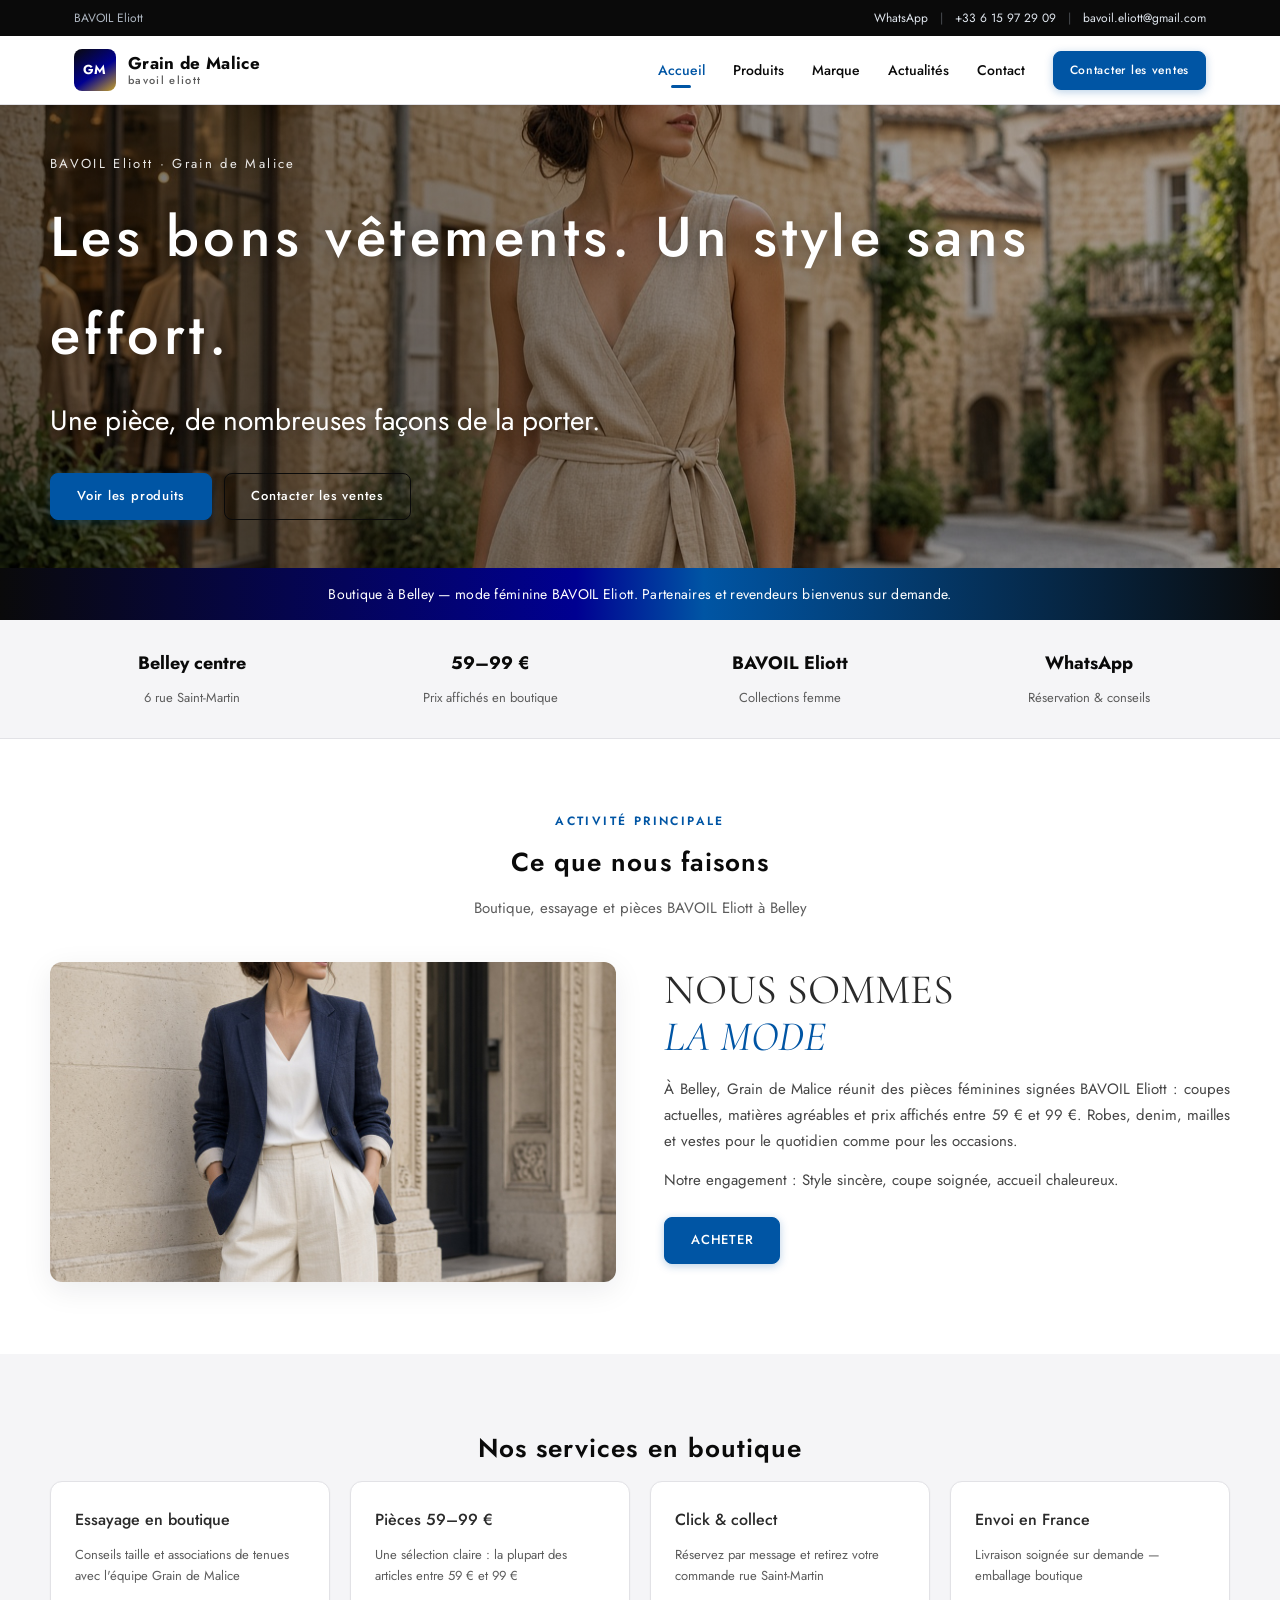
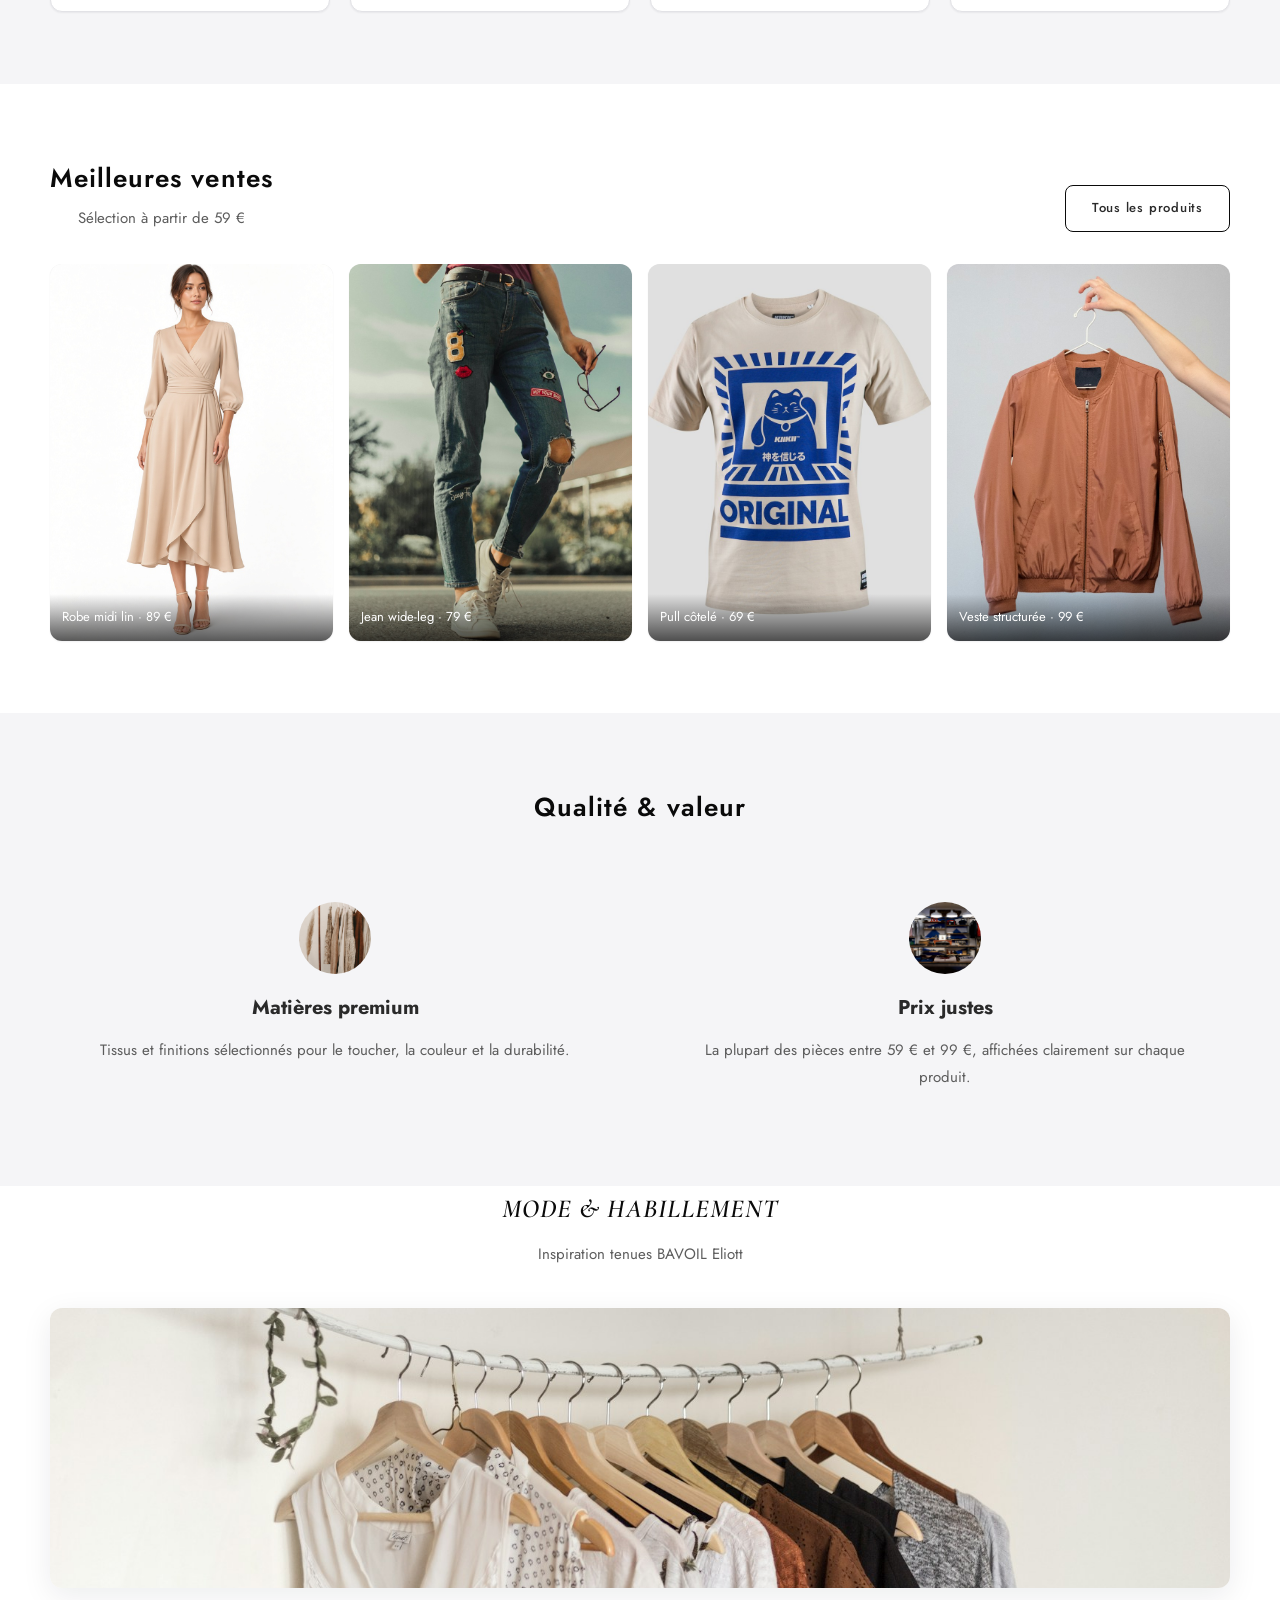
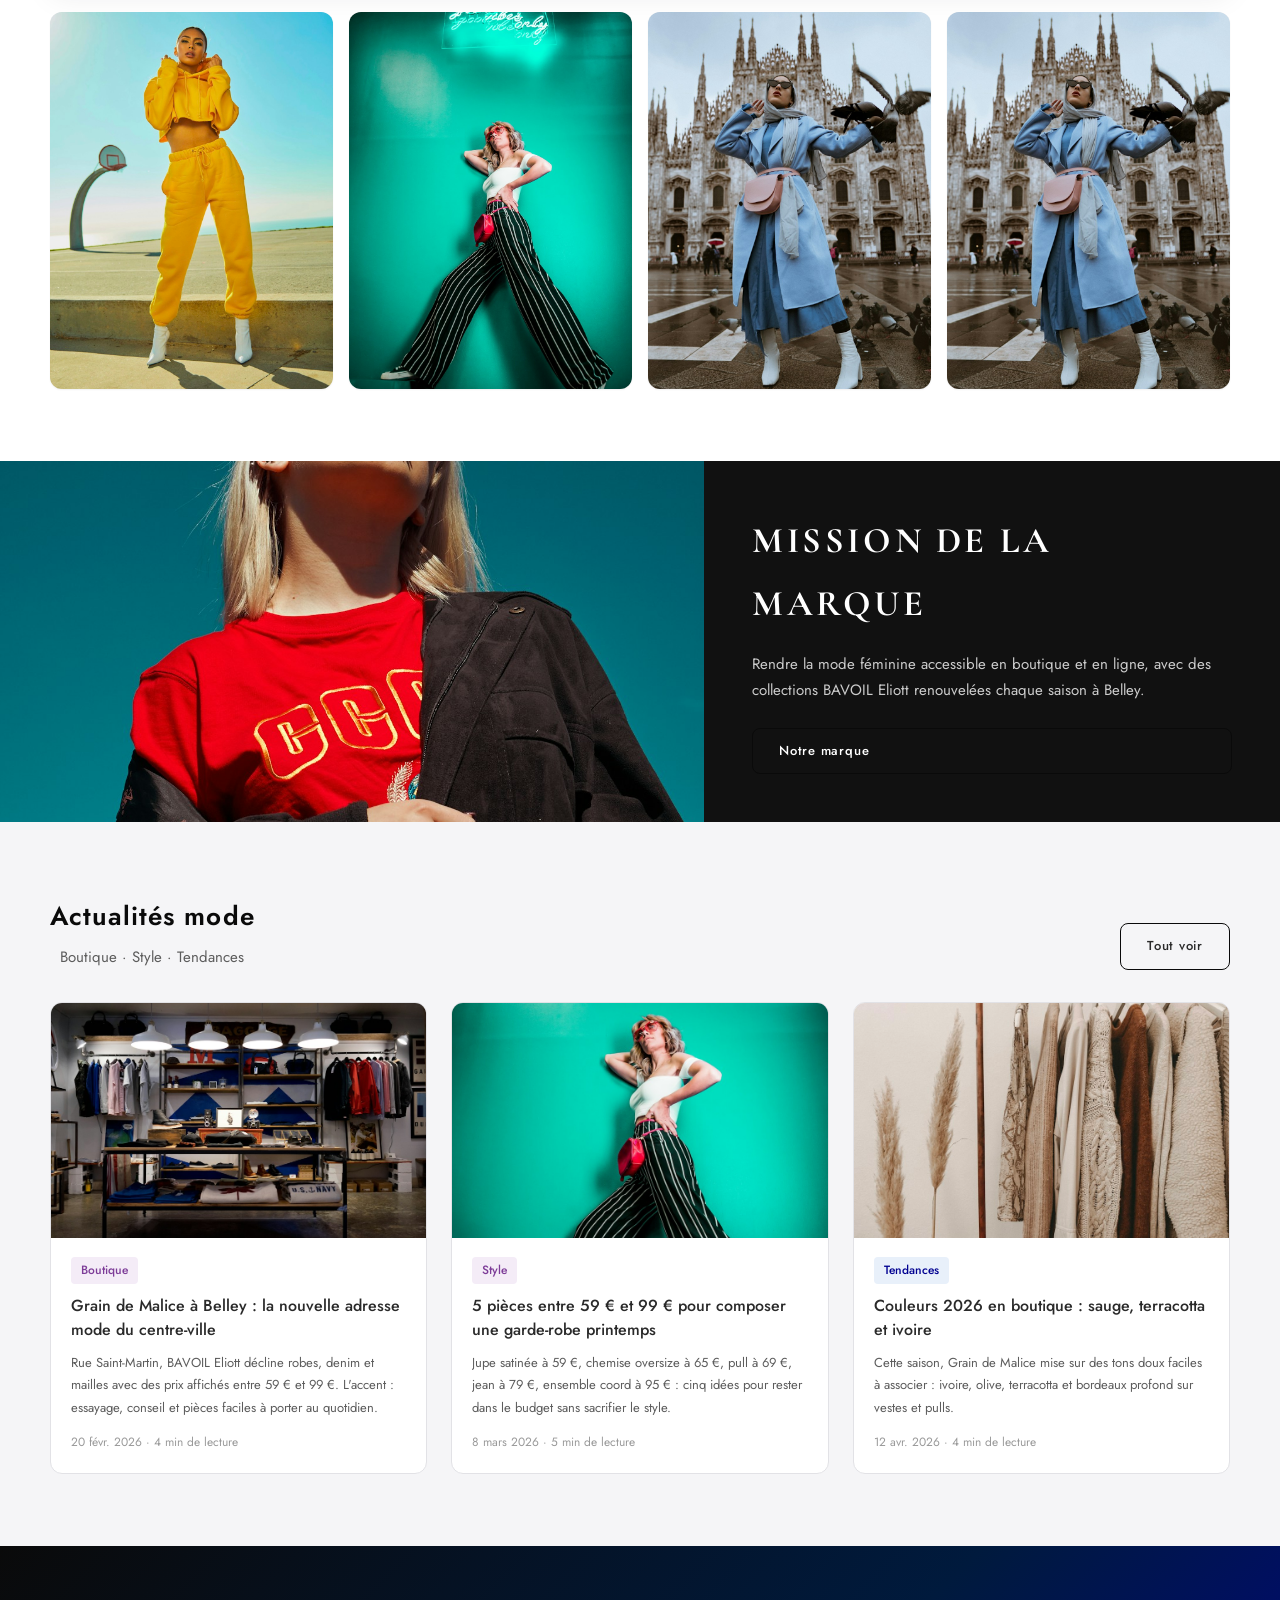
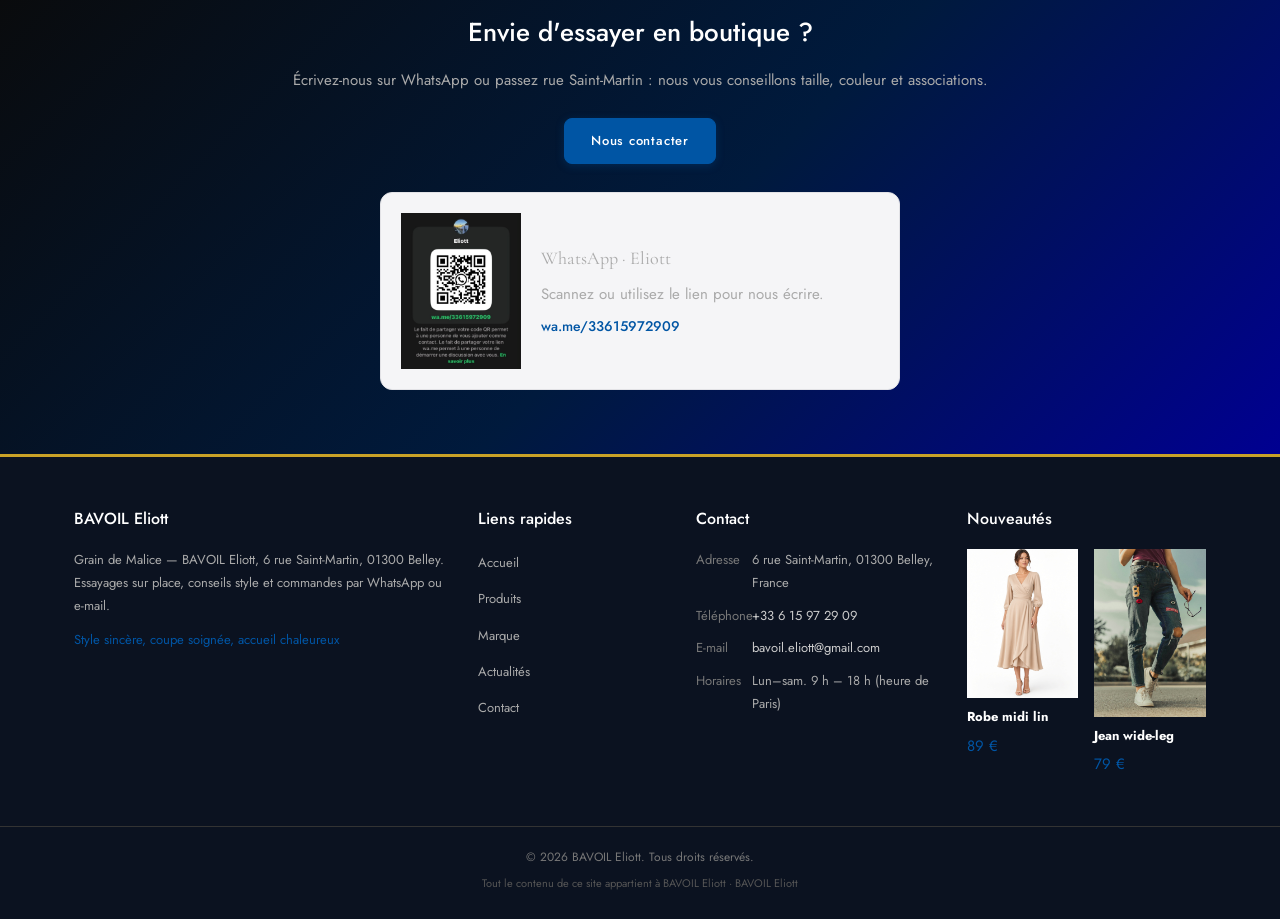
<file: index.html>
<!DOCTYPE html>
<html lang="fr">
  <head>
    <meta charset="UTF-8" />
    <meta name="viewport" content="width=device-width, initial-scale=1.0" />
    <title>Grain de Malice | BAVOIL Eliott</title>
    <meta name="description" content="Grain de Malice — boutique mode féminine à Belley. Marque BAVOIL Eliott." />
    <link rel="stylesheet" href="css/style.css" />
  </head>
  <body data-page="home">
    <div id="app">
      <main>
        <section class="hero hero--overlay" data-bg="heroHome">
          <div class="hero__overlay">
            <div class="hero__inner">
              <p class="hero__eyebrow">BAVOIL Eliott · Grain de Malice</p>
              <h1 class="hero__title">Les bons vêtements. Un style sans effort.</h1>
              <p class="hero__subtitle">Une pièce, de nombreuses façons de la porter.</p>
              <p class="hero__actions">
                <a class="btn btn--accent" href="products.html">Voir les produits</a>
                <a class="btn btn--ghost" href="franchise.html">Contacter les ventes</a>
              </p>
            </div>
          </div>
        </section>

        <div class="strip">
          Boutique à Belley — mode féminine BAVOIL Eliott. Partenaires et revendeurs bienvenus sur demande.
        </div>

        <section class="trust-bar" aria-label="Points forts du service">
          <div class="trust-bar__inner">
            <div class="trust-item"><strong>Belley centre</strong><span>6 rue Saint-Martin</span></div>
            <div class="trust-item"><strong>59–99 €</strong><span>Prix affichés en boutique</span></div>
            <div class="trust-item"><strong>BAVOIL Eliott</strong><span>Collections femme</span></div>
            <div class="trust-item"><strong>WhatsApp</strong><span>Réservation & conseils</span></div>
          </div>
        </section>

        <section class="section">
          <div class="section__inner">
            <span class="section__eyebrow">ACTIVITÉ PRINCIPALE</span>
            <h2 class="section__title">Ce que nous faisons</h2>
            <p class="section__subtitle">Boutique, essayage et pièces BAVOIL Eliott à Belley</p>
            <div class="split">
              <div class="split__image" data-bg="weAreFashion"></div>
              <div class="split__content">
                <h2>NOUS SOMMES<br /><em>LA MODE</em></h2>
                <p id="home-intro"></p>
                <p id="home-motto"></p>
                <p style="margin-top: 24px">
                  <a class="btn btn--accent" href="products.html">ACHETER</a>
                </p>
              </div>
            </div>
          </div>
        </section>

        <section class="section section--gray">
          <div class="section__inner">
            <h2 class="section__title">Nos services en boutique</h2>
            <div class="service-grid" id="home-services"></div>
          </div>
        </section>

        <section class="section">
          <div class="section__inner">
            <div class="section-head">
              <div>
                <h2 class="section__title" style="margin-bottom: 4px">Meilleures ventes</h2>
                <p class="section__subtitle" style="margin: 0">Sélection à partir de 59 €</p>
              </div>
              <a class="btn" href="products.html">Tous les produits</a>
            </div>
            <div class="product-row" id="home-products"></div>
          </div>
        </section>

        <section class="section section--gray">
          <div class="section__inner">
            <h2 class="section__title">Qualité & valeur</h2>
            <div class="features">
              <div class="feature">
                <img id="feature-icon-fabric" src="" alt="" />
                <h3>Matières premium</h3>
                <p>Tissus et finitions sélectionnés pour le toucher, la couleur et la durabilité.</p>
              </div>
              <div class="feature">
                <img id="feature-icon-value" src="" alt="" />
                <h3>Prix justes</h3>
                <p>La plupart des pièces entre 59 € et 99 €, affichées clairement sur chaque produit.</p>
              </div>
            </div>
          </div>
        </section>

        <section class="section" style="padding-top: 0">
          <div class="section__inner">
            <h2 class="section__title hero__en">MODE & HABILLEMENT</h2>
            <p class="section__subtitle">Inspiration tenues BAVOIL Eliott</p>
            <div class="split__image banner-wide" data-bg="fashionApparel"></div>
            <div class="product-row" id="apparel-grid"></div>
          </div>
        </section>

        <section class="section" style="padding: 0">
          <div class="mission">
            <div class="mission__image" data-bg="brandMission"></div>
            <div class="mission__body">
              <h2>MISSION DE LA MARQUE</h2>
              <p id="mission-text"></p>
              <a class="btn" href="brand.html">Notre marque</a>
            </div>
          </div>
        </section>

        <section class="section section--gray">
          <div class="section__inner">
            <div class="section-head">
              <div>
                <h2 class="section__title" style="margin-bottom: 4px">Actualités mode</h2>
                <p class="section__subtitle" style="margin: 0">Boutique · Style · Tendances</p>
              </div>
              <a class="btn" href="news.html">Tout voir</a>
            </div>
            <div class="news-grid" id="home-news"></div>
          </div>
        </section>

        <section class="cta-band">
          <div class="cta-band__inner">
            <h2>Envie d'essayer en boutique ?</h2>
            <p>Écrivez-nous sur WhatsApp ou passez rue Saint-Martin : nous vous conseillons taille, couleur et associations.</p>
            <a class="btn btn--accent" href="franchise.html">Nous contacter</a>
            <div class="whatsapp-qr--compact" style="max-width: 520px; margin: 28px auto 0">
              <img src="assets/images/whatsapp-qr.jpeg" alt="QR code WhatsApp Grain de Malice" loading="lazy" />
              <div class="whatsapp-qr__body">
                <p class="whatsapp-qr__title" style="margin-bottom: 6px; font-size: 18px">WhatsApp · Eliott</p>
                <p class="whatsapp-qr__hint" style="margin-bottom: 6px">Scannez ou utilisez le lien pour nous écrire.</p>
                <a class="whatsapp-qr__link" href="https://wa.me/33615972909" target="_blank" rel="noopener noreferrer"
                  >wa.me/33615972909</a
                >
              </div>
            </div>
          </div>
        </section>
      </main>
    </div>
    <script src="js/site-data.js"></script>
    <script src="js/apply-images.js"></script>
    <script src="js/news-render.js"></script>
    <script src="js/layout.js"></script>
    <script src="js/home-page.js"></script>
  </body>
</html>
</file>
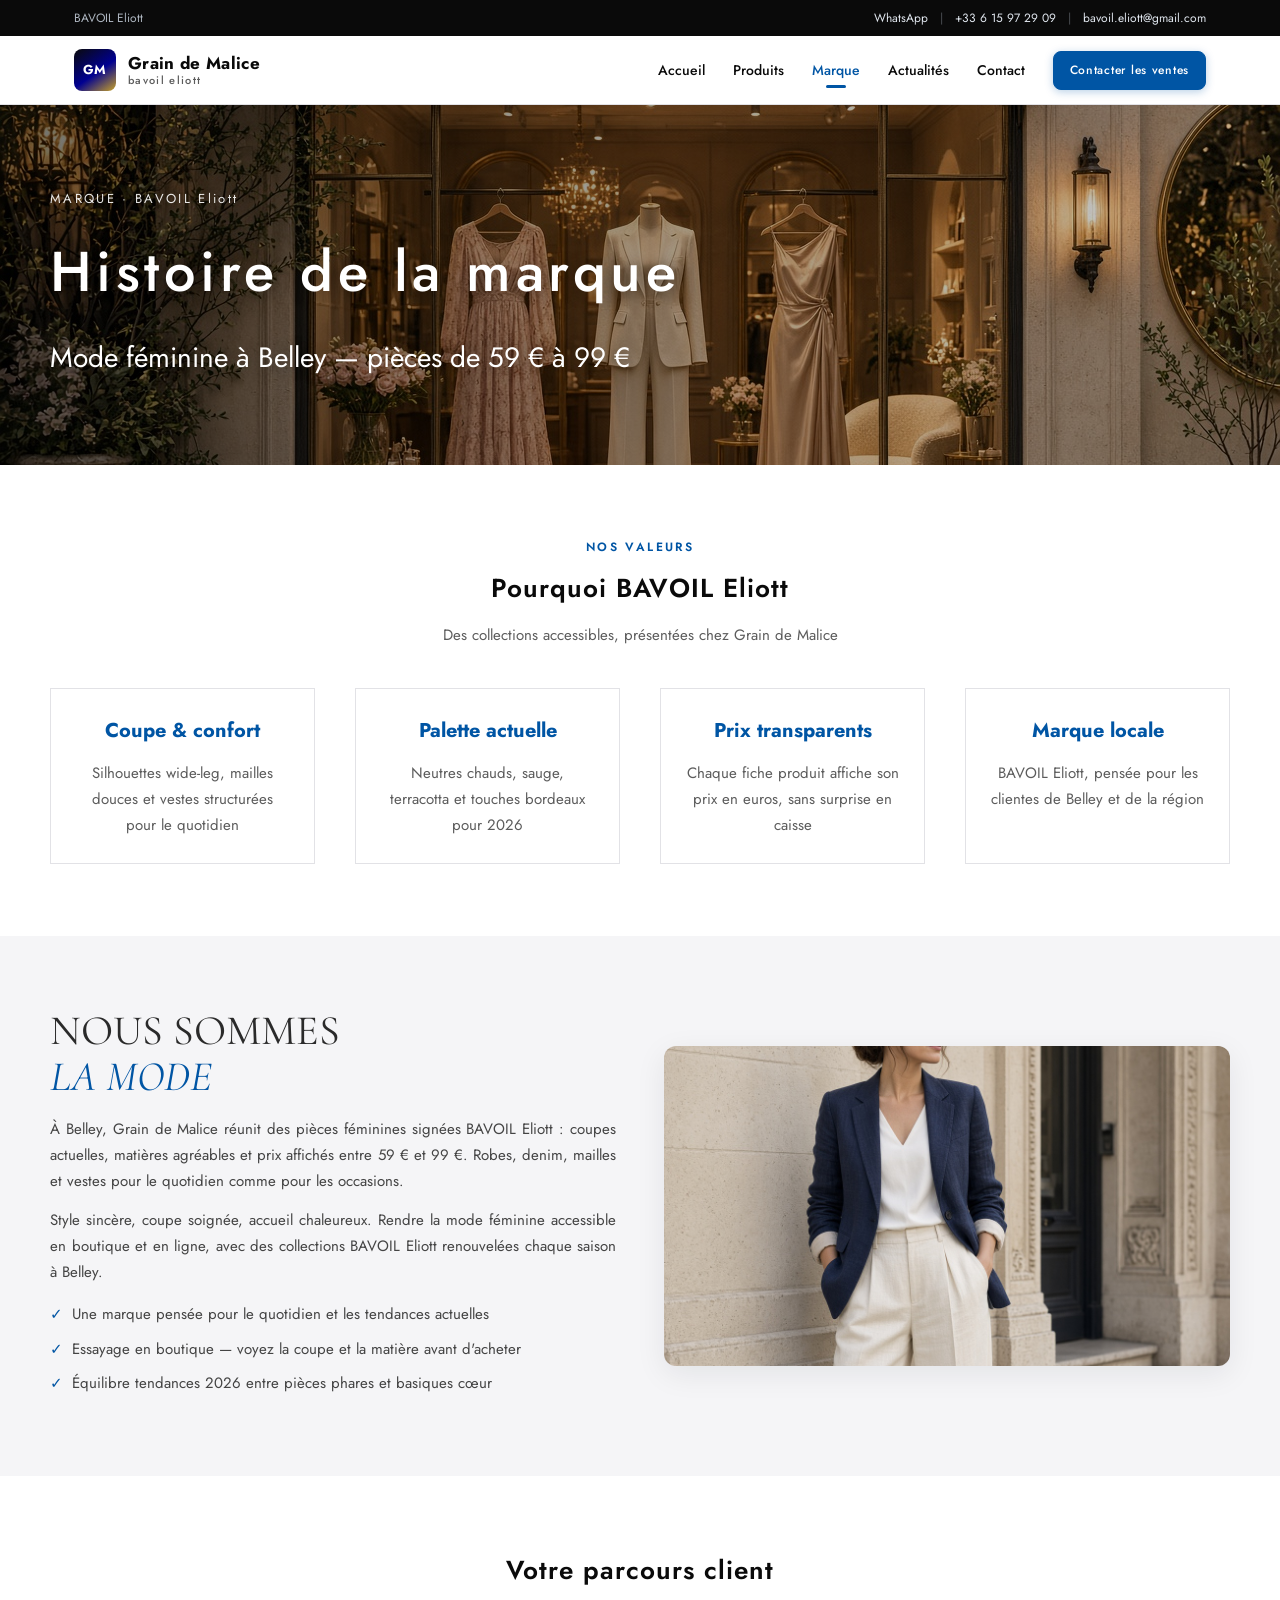
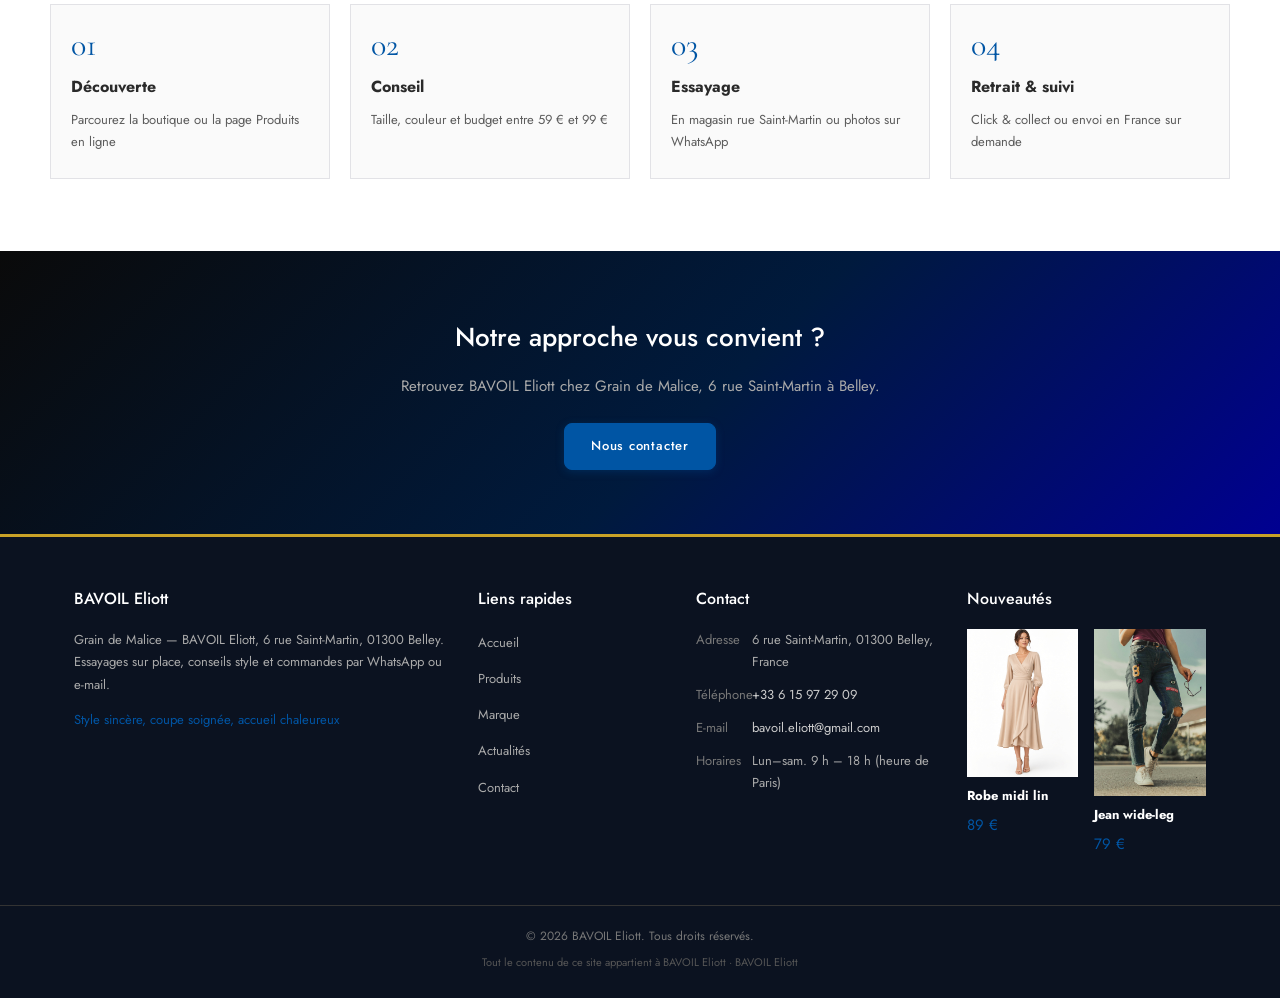
<file: brand.html>
<!DOCTYPE html>
<html lang="fr">
  <head>
    <meta charset="UTF-8" />
    <meta name="viewport" content="width=device-width, initial-scale=1.0" />
    <title>Marque | BAVOIL Eliott · Grain de Malice</title>
    <link rel="stylesheet" href="css/style.css" />
  </head>
  <body data-page="brand">
    <div id="app">
      <main>
        <section class="hero hero--short hero--overlay" data-bg="heroBrand">
          <div class="hero__overlay">
            <div class="hero__inner">
              <p class="hero__eyebrow">MARQUE · BAVOIL Eliott</p>
              <h1 class="hero__title">Histoire de la marque</h1>
              <p class="hero__subtitle">Mode féminine à Belley — pièces de 59 € à 99 €</p>
            </div>
          </div>
        </section>

        <section class="section">
          <div class="section__inner">
            <span class="section__eyebrow">NOS VALEURS</span>
            <h2 class="section__title">Pourquoi BAVOIL Eliott</h2>
            <p class="section__subtitle">Des collections accessibles, présentées chez Grain de Malice</p>
            <div class="features features--four" id="brand-values"></div>
          </div>
        </section>

        <section class="section section--gray">
          <div class="section__inner split">
            <div class="split__content">
              <h2>NOUS SOMMES<br /><em>LA MODE</em></h2>
              <p id="brand-intro"></p>
              <p id="brand-motto"></p>
              <ul class="check-list">
                <li>Une marque pensée pour le quotidien et les tendances actuelles</li>
                <li>Essayage en boutique — voyez la coupe et la matière avant d'acheter</li>
                <li>Équilibre tendances 2026 entre pièces phares et basiques cœur</li>
              </ul>
            </div>
            <div class="split__image" data-bg="weAreFashion"></div>
          </div>
        </section>

        <section class="section">
          <div class="section__inner">
            <h2 class="section__title">Votre parcours client</h2>
            <div class="steps">
              <div class="step"><span>01</span><h3>Découverte</h3><p>Parcourez la boutique ou la page Produits en ligne</p></div>
              <div class="step"><span>02</span><h3>Conseil</h3><p>Taille, couleur et budget entre 59 € et 99 €</p></div>
              <div class="step"><span>03</span><h3>Essayage</h3><p>En magasin rue Saint-Martin ou photos sur WhatsApp</p></div>
              <div class="step"><span>04</span><h3>Retrait & suivi</h3><p>Click & collect ou envoi en France sur demande</p></div>
            </div>
          </div>
        </section>

        <section class="cta-band">
          <div class="cta-band__inner">
            <h2>Notre approche vous convient ?</h2>
            <p>Retrouvez BAVOIL Eliott chez Grain de Malice, 6 rue Saint-Martin à Belley.</p>
            <a class="btn btn--accent" href="franchise.html">Nous contacter</a>
          </div>
        </section>
      </main>
    </div>
    <script src="js/site-data.js"></script>
    <script src="js/apply-images.js"></script>
    <script src="js/layout.js"></script>
    <script>
      const { intro, motto, mission, brandValues } = window.SITE;
      document.getElementById("brand-intro").textContent = intro;
      document.getElementById("brand-motto").textContent = `${motto}. ${mission}`;
      const wrap = document.getElementById("brand-values");
      brandValues.forEach((v) => {
        wrap.insertAdjacentHTML(
          "beforeend",
          `<div class="feature feature--card"><h3>${v.title}</h3><p>${v.desc}</p></div>`
        );
      });
    </script>
  </body>
</html>
</file>
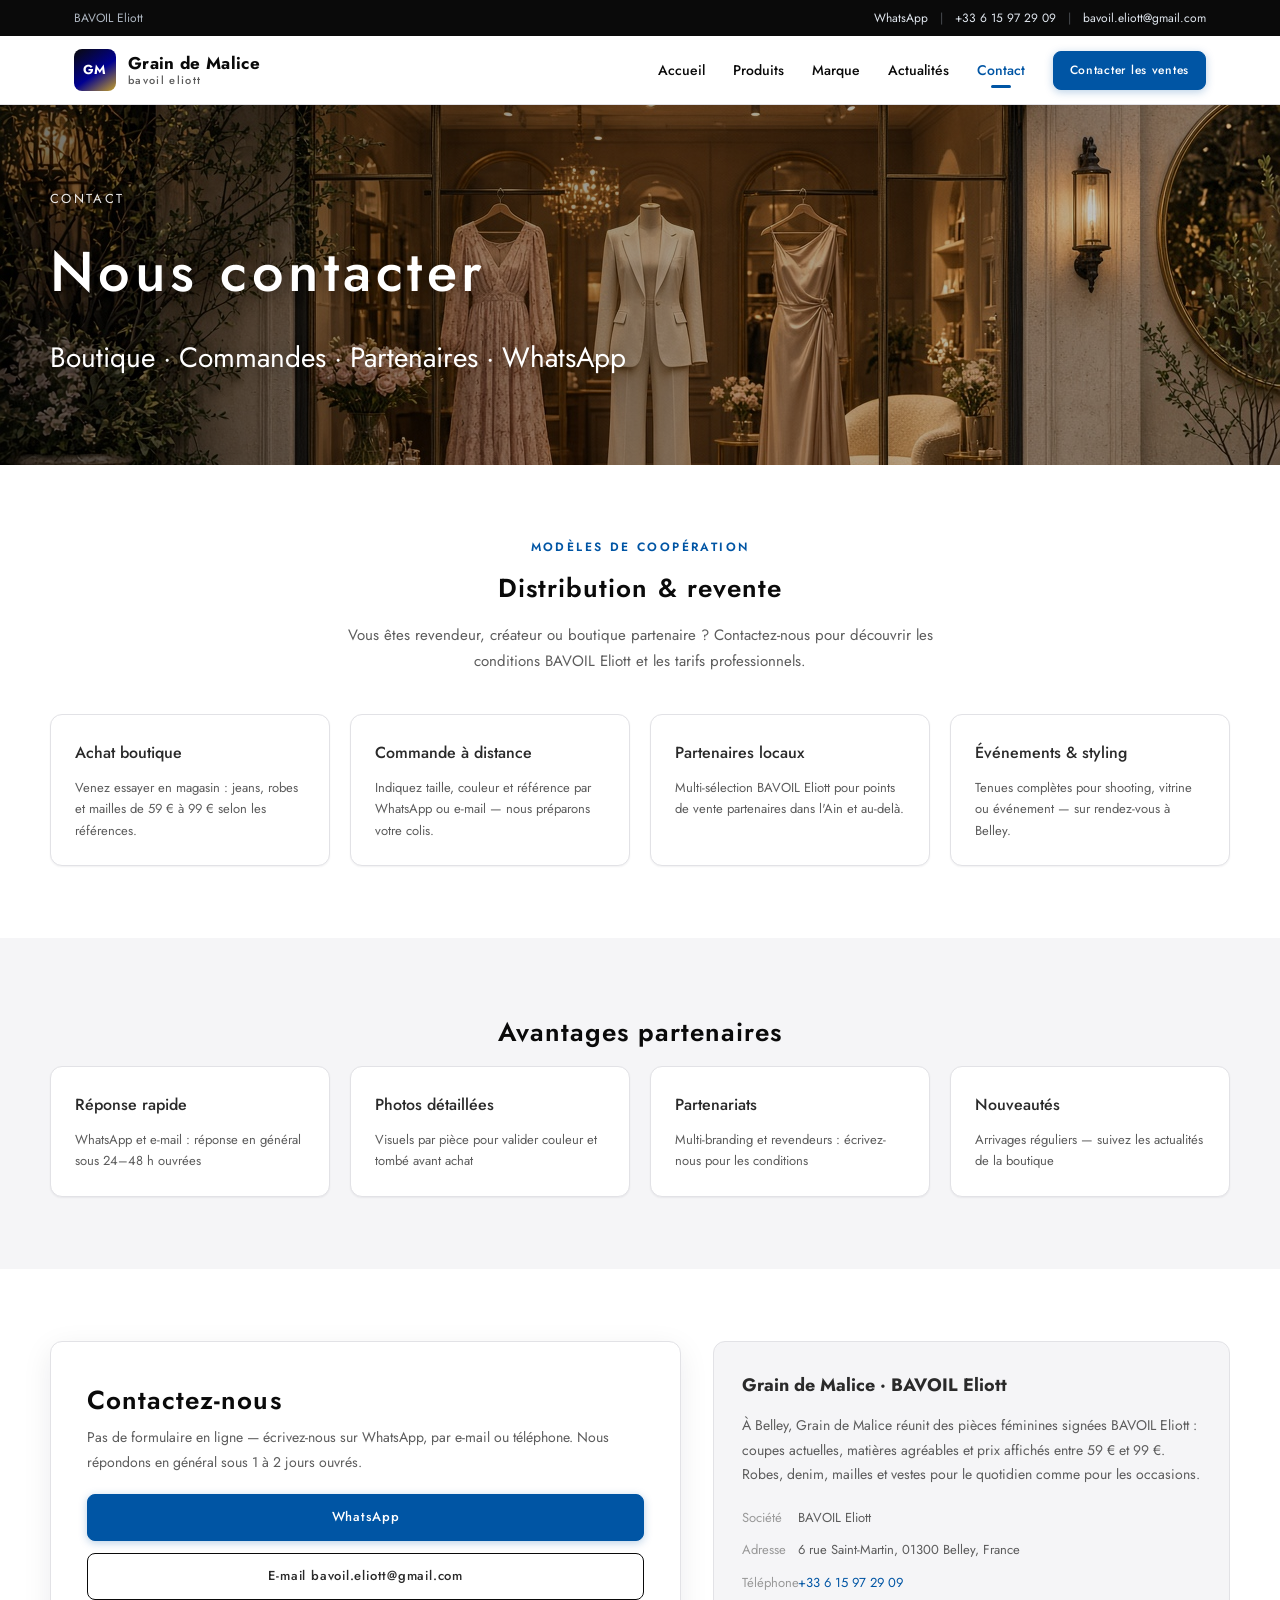
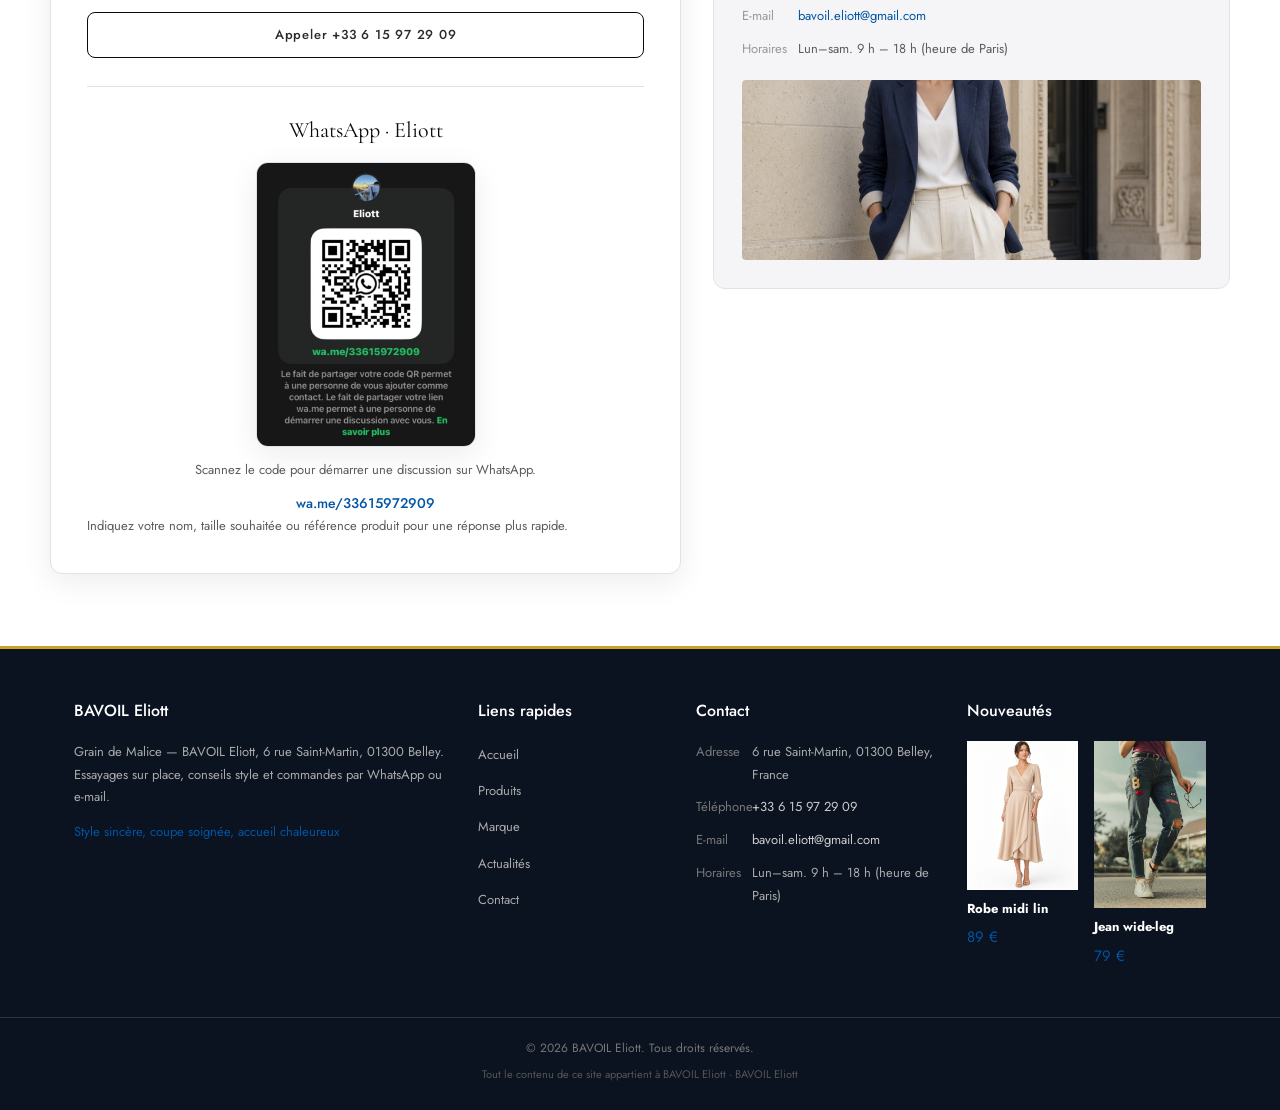
<file: franchise.html>
<!DOCTYPE html>
<html lang="fr">
  <head>
    <meta charset="UTF-8" />
    <meta name="viewport" content="width=device-width, initial-scale=1.0" />
    <title>Contact & partenaires | Grain de Malice</title>
    <link rel="stylesheet" href="css/style.css" />
  </head>
  <body data-page="franchise">
    <div id="app">
      <main>
        <section class="hero hero--short hero--overlay" data-bg="heroBrand">
          <div class="hero__overlay">
            <div class="hero__inner">
              <p class="hero__eyebrow">CONTACT</p>
              <h1 class="hero__title">Nous contacter</h1>
              <p class="hero__subtitle">Boutique · Commandes · Partenaires · WhatsApp</p>
            </div>
          </div>
        </section>

        <section class="section">
          <div class="section__inner">
            <span class="section__eyebrow">MODÈLES DE COOPÉRATION</span>
            <h2 class="section__title">Distribution & revente</h2>
            <p class="section__subtitle" id="partnership-lead"></p>
            <div class="service-grid" id="partnership-models"></div>
          </div>
        </section>

        <section class="section section--gray">
          <div class="section__inner">
            <h2 class="section__title">Avantages partenaires</h2>
            <div class="service-grid" id="franchise-benefits"></div>
          </div>
        </section>

        <section class="section">
          <div class="section__inner franchise-layout">
            <div class="form-section form-section--card contact-card">
              <h2 class="section__title" style="text-align: left">Contactez-nous</h2>
              <p class="form-lead">
                Pas de formulaire en ligne — écrivez-nous sur WhatsApp, par e-mail ou téléphone. Nous répondons en général sous 1 à 2 jours ouvrés.
              </p>
              <div class="contact-actions" id="contact-actions"></div>
              <div class="whatsapp-qr-card">
                <p class="whatsapp-qr__title">WhatsApp · Eliott</p>
                <img
                  src="assets/images/whatsapp-qr.jpeg"
                  alt="QR code WhatsApp — scanner pour écrire à Grain de Malice"
                  loading="lazy"
                />
                <p class="whatsapp-qr__hint">Scannez le code pour démarrer une discussion sur WhatsApp.</p>
                <a class="whatsapp-qr__link" href="https://wa.me/33615972909" target="_blank" rel="noopener noreferrer"
                  >wa.me/33615972909</a
                >
              </div>
              <p class="contact-hint">Indiquez votre nom, taille souhaitée ou référence produit pour une réponse plus rapide.</p>
            </div>
            <aside class="franchise-aside">
              <h3>Grain de Malice · BAVOIL Eliott</h3>
              <p id="franchise-intro"></p>
              <ul class="footer-contact-list footer-contact-list--light" id="franchise-contact"></ul>
              <div class="franchise-aside__img" data-bg="weAreFashion"></div>
            </aside>
          </div>
        </section>
      </main>
    </div>
    <script src="js/site-data.js"></script>
    <script src="js/apply-images.js"></script>
    <script src="js/layout.js"></script>
    <script src="js/franchise-page.js"></script>
  </body>
</html>
</file>
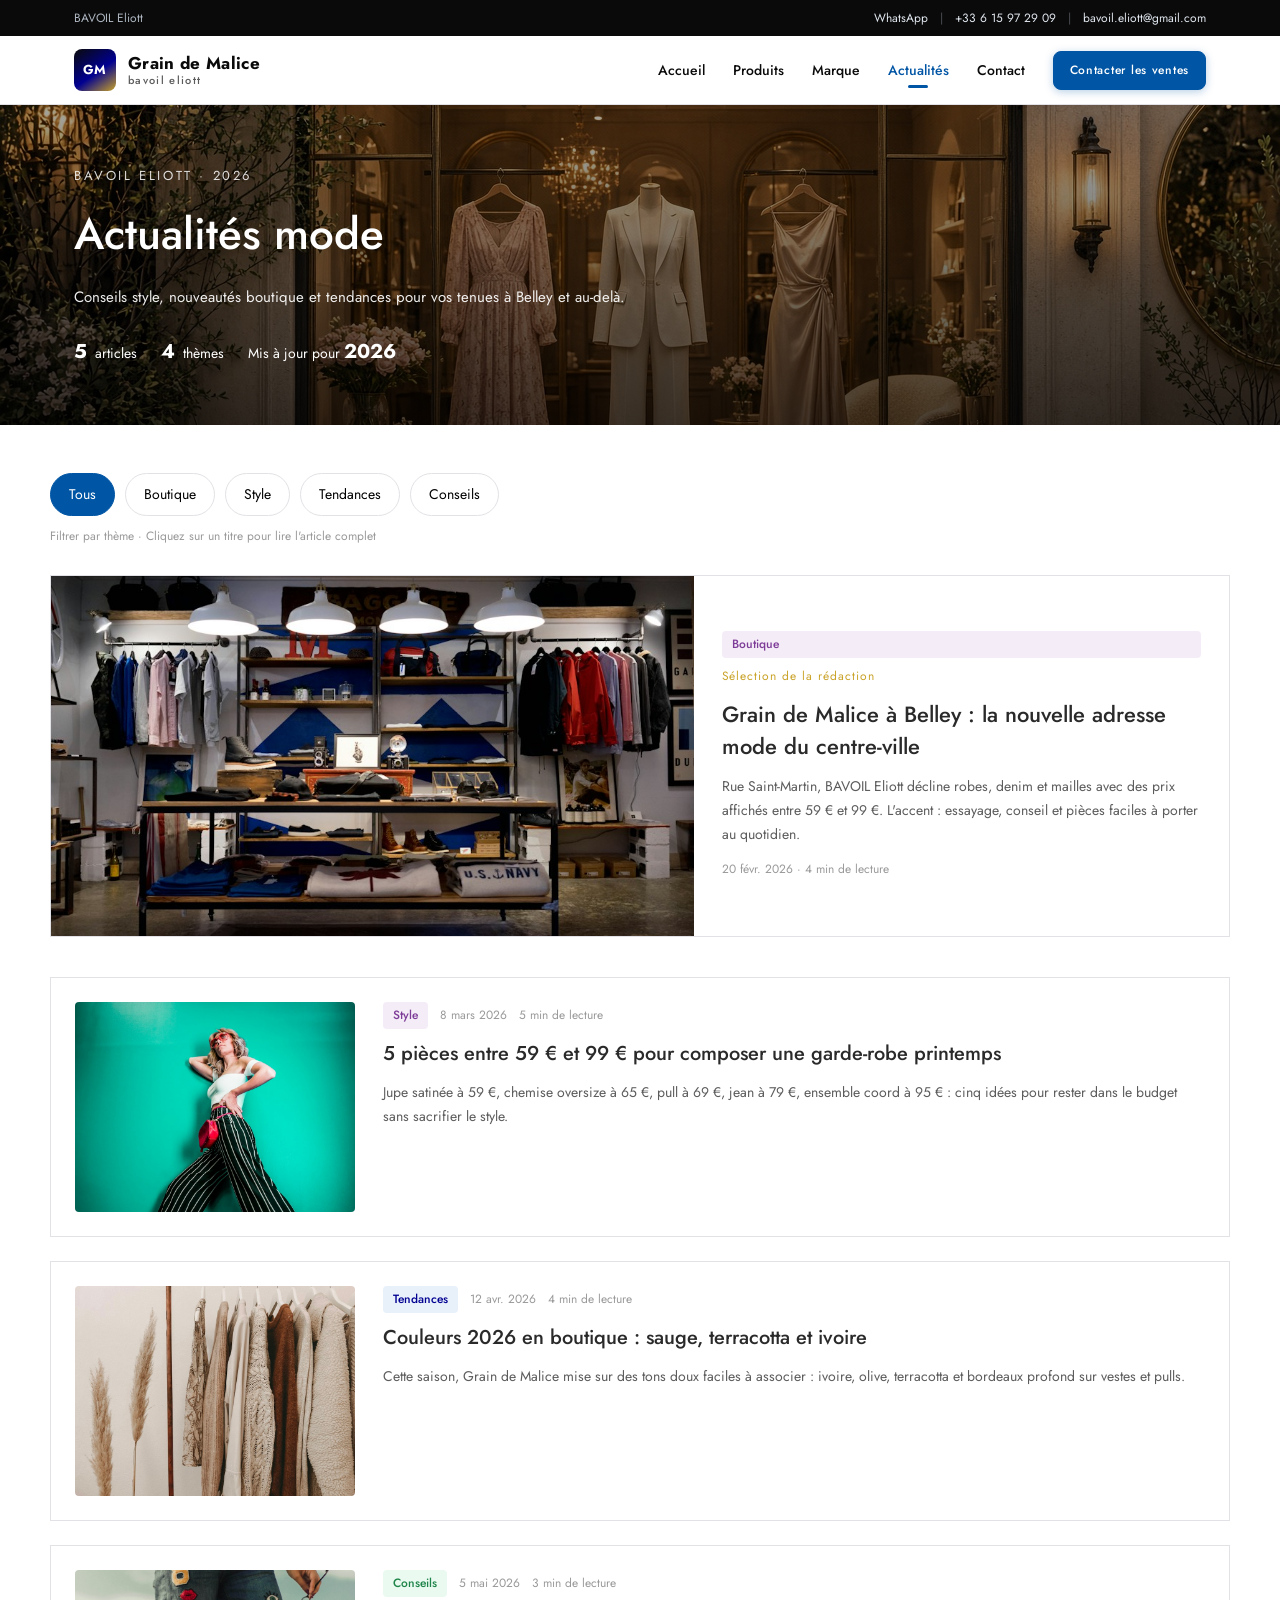
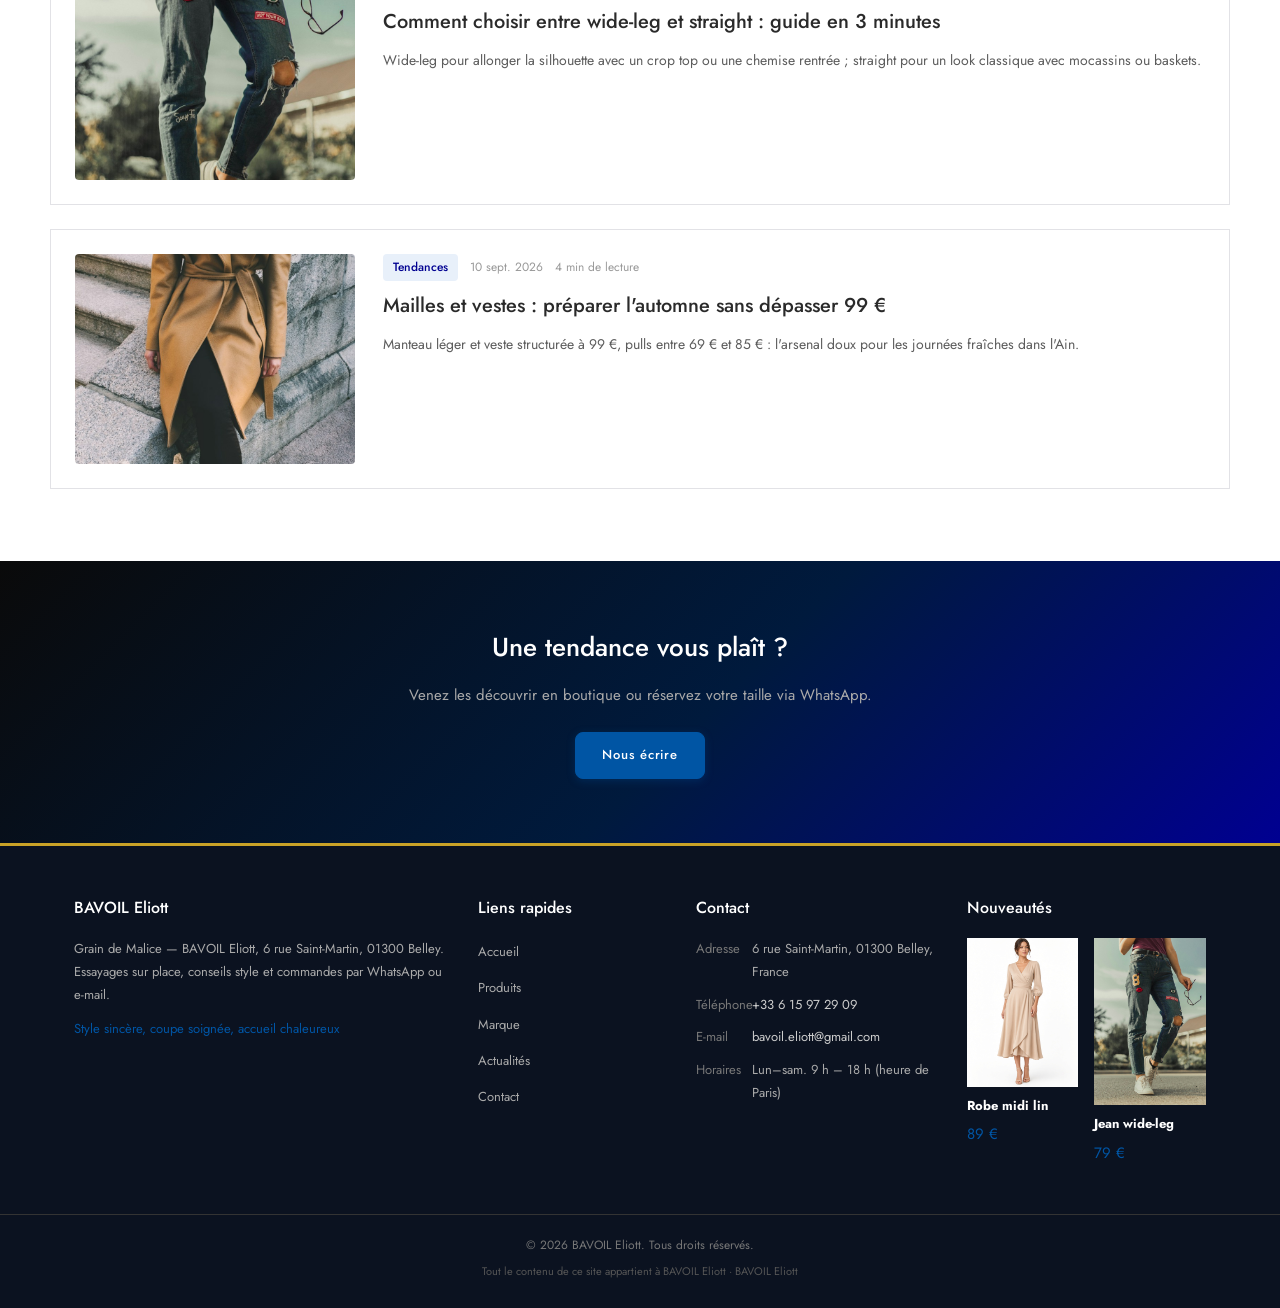
<file: news.html>
<!DOCTYPE html>
<html lang="fr">
  <head>
    <meta charset="UTF-8" />
    <meta name="viewport" content="width=device-width, initial-scale=1.0" />
    <title>Actualités mode | Grain de Malice</title>
    <link rel="stylesheet" href="css/style.css" />
  </head>
  <body data-page="news">
    <div id="app">
      <main>
        <section class="news-hero" data-bg="heroBrand">
          <div class="news-hero__inner">
            <p class="news-hero__eyebrow">BAVOIL Eliott · 2026</p>
            <h1>Actualités mode</h1>
            <p class="news-hero__desc">
              Conseils style, nouveautés boutique et tendances pour vos tenues à Belley et au-delà.
            </p>
            <div class="news-stats" id="news-stats"></div>
          </div>
        </section>

        <section class="section section--news">
          <div class="section__inner news-page">
            <div class="news-toolbar">
              <div class="news-tabs" id="news-tabs" role="tablist" aria-label="Catégories d'articles"></div>
              <p class="news-toolbar__hint">Filtrer par thème · Cliquez sur un titre pour lire l'article complet</p>
            </div>

            <div id="news-featured-wrap"></div>

            <div class="news-feed" id="news-feed"></div>
          </div>
        </section>

        <section class="cta-band">
          <div class="cta-band__inner">
            <h2>Une tendance vous plaît ?</h2>
            <p>Venez les découvrir en boutique ou réservez votre taille via WhatsApp.</p>
            <a class="btn btn--accent" href="franchise.html">Nous écrire</a>
          </div>
        </section>
      </main>
    </div>
    <script src="js/site-data.js"></script>
    <script src="js/apply-images.js"></script>
    <script src="js/news-render.js"></script>
    <script src="js/layout.js"></script>
    <script src="js/news-page.js"></script>
  </body>
</html>
</file>
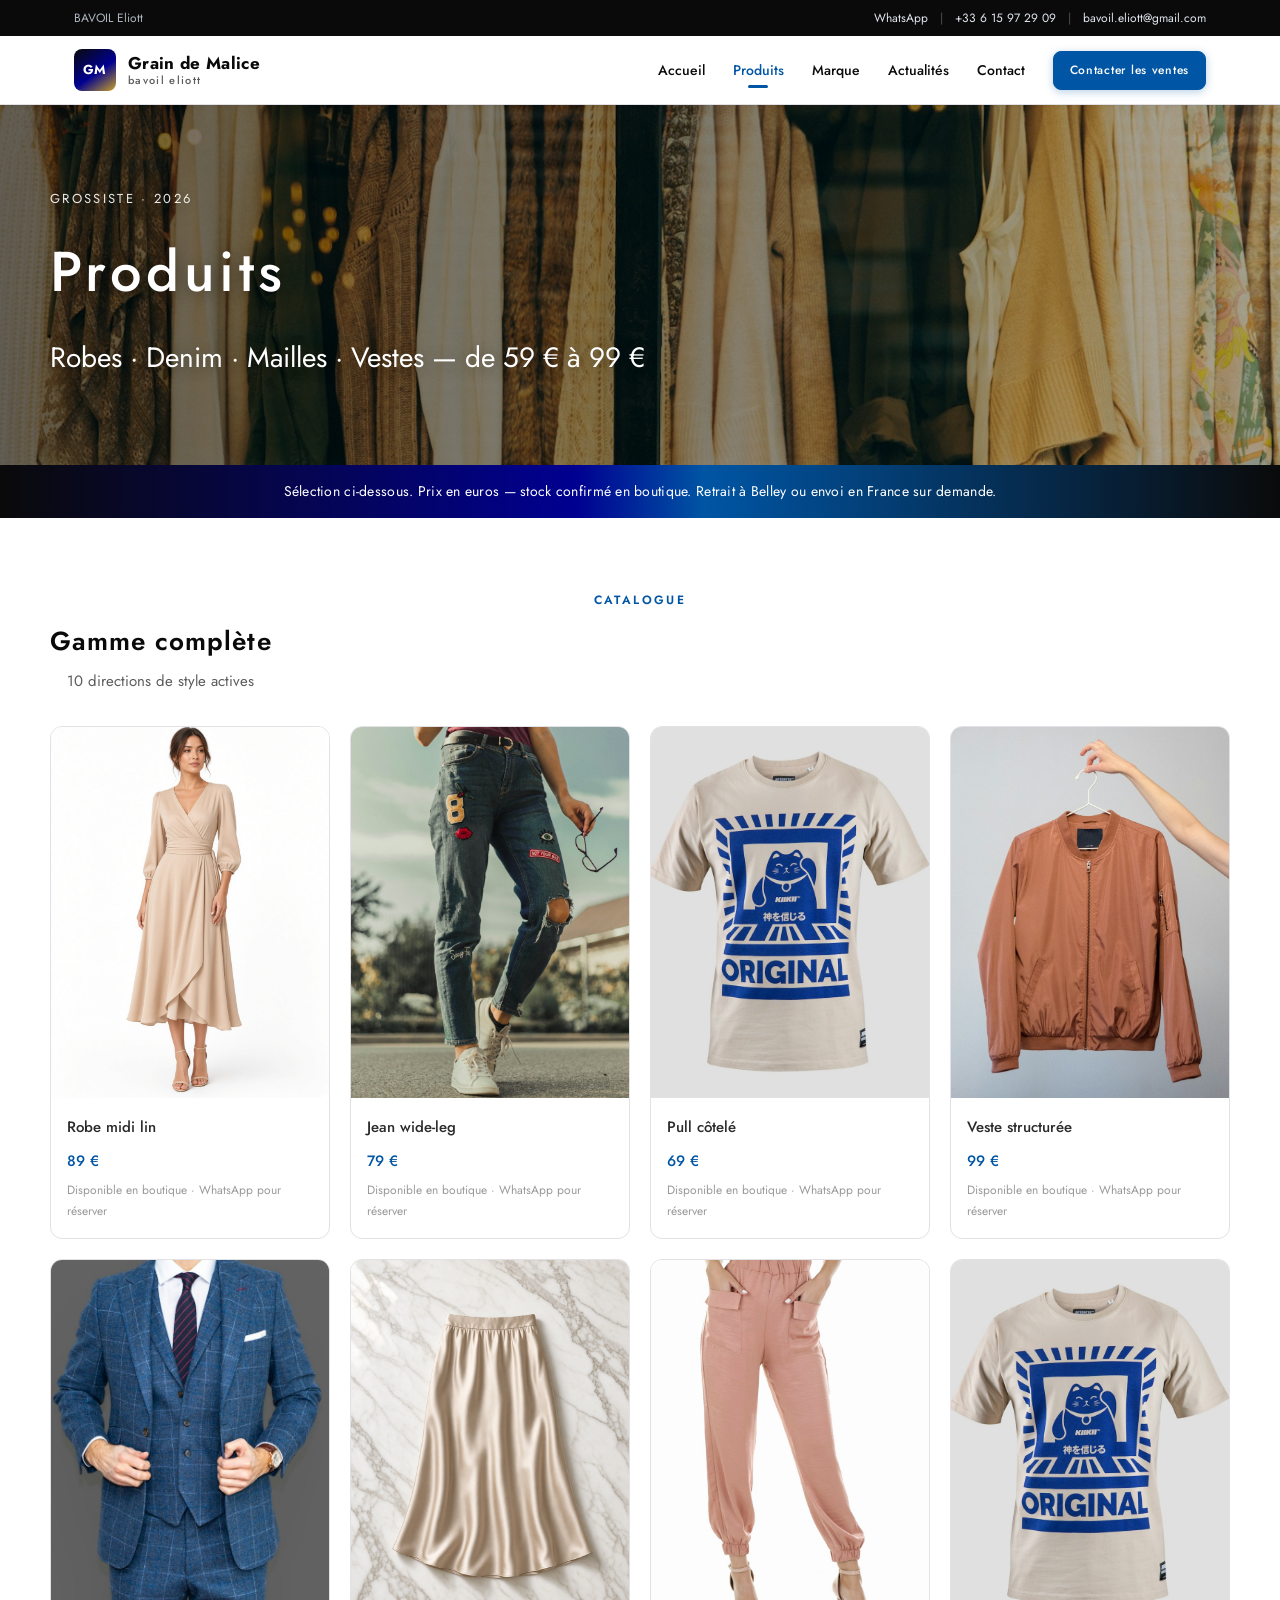
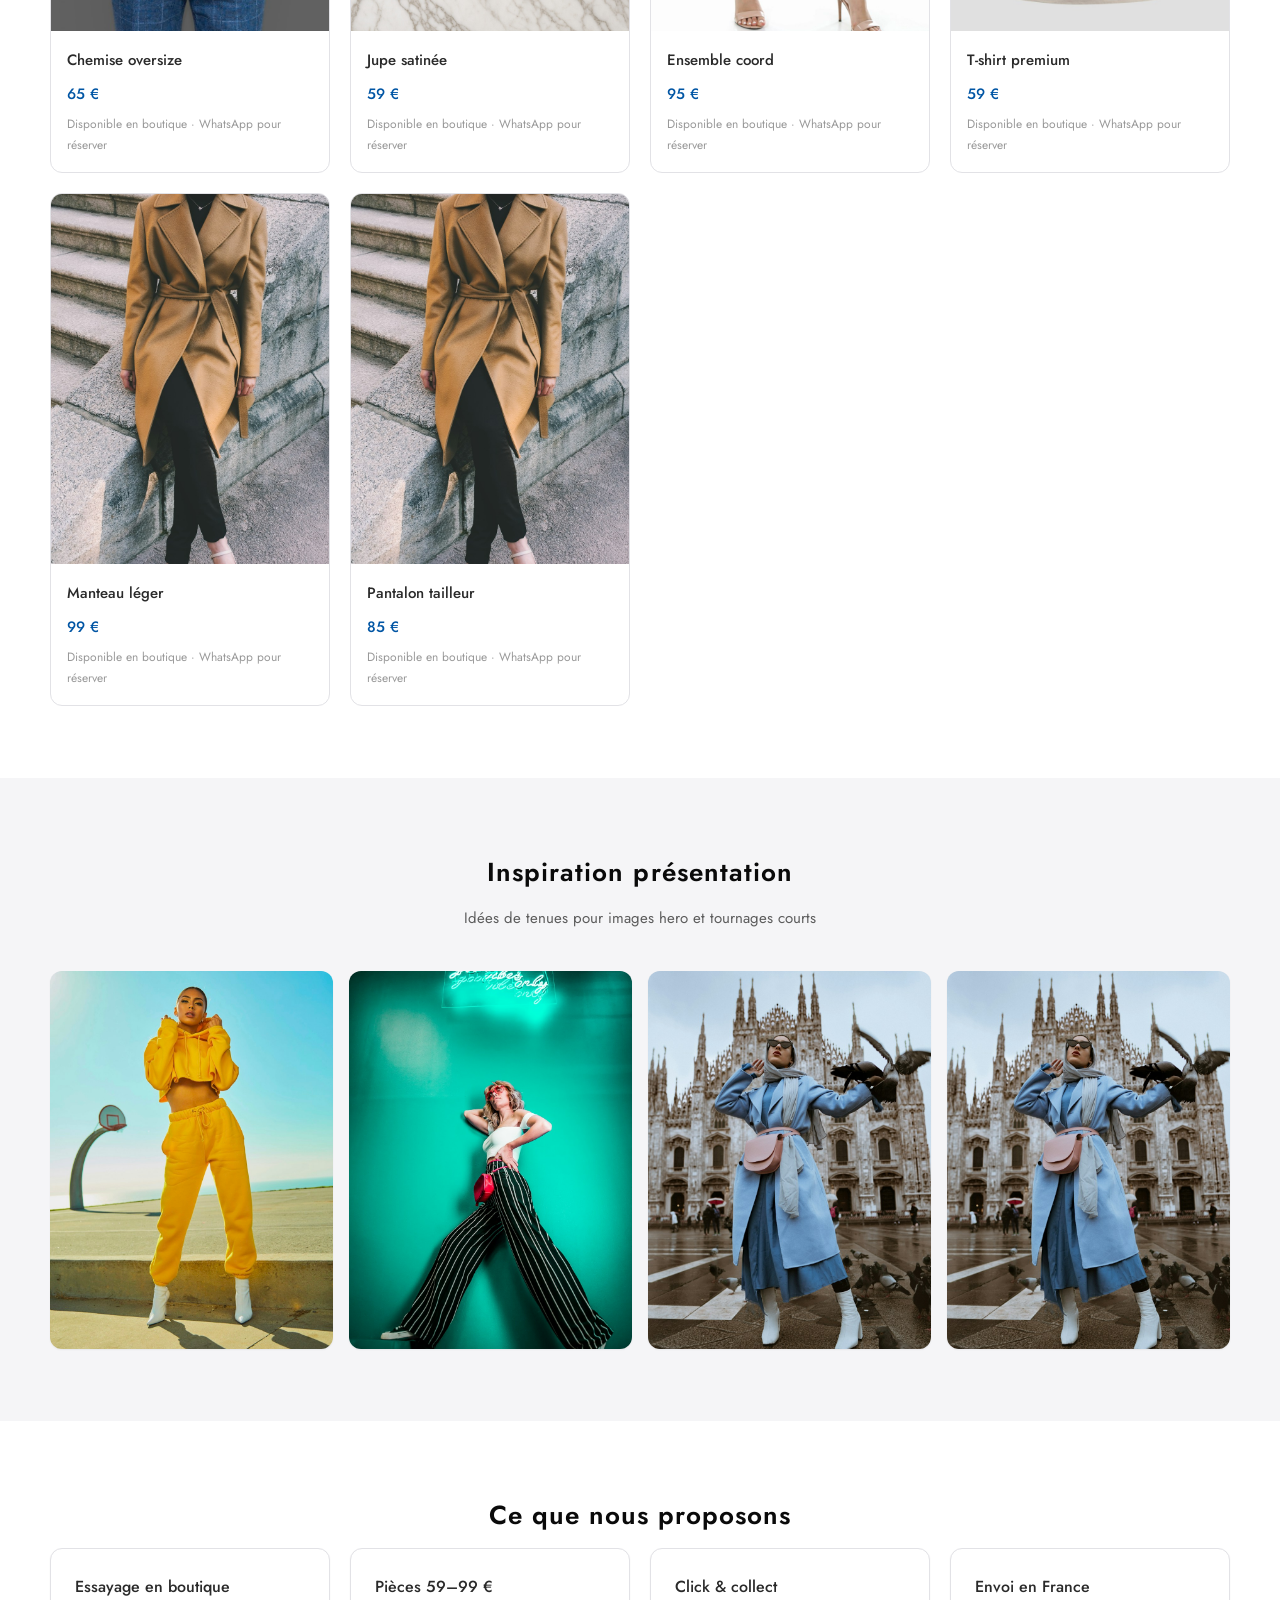
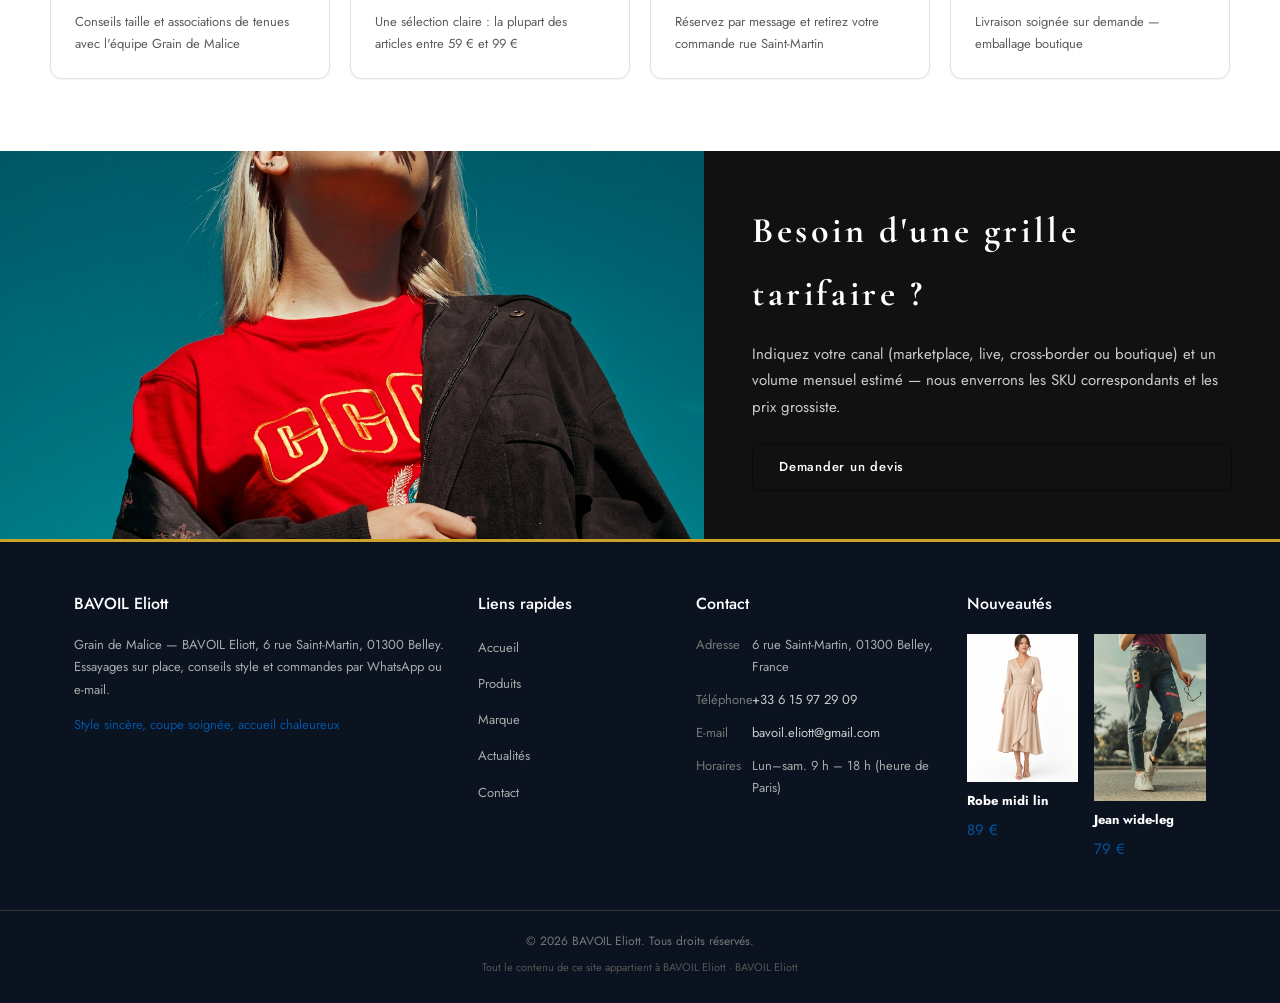
<file: products.html>
<!DOCTYPE html>
<html lang="fr">
  <head>
    <meta charset="UTF-8" />
    <meta name="viewport" content="width=device-width, initial-scale=1.0" />
    <title>Produits | Grain de Malice · BAVOIL Eliott</title>
    <link rel="stylesheet" href="css/style.css" />
  </head>
  <body data-page="products">
    <div id="app">
      <main>
        <section class="hero hero--short hero--overlay" data-bg="heroProducts">
          <div class="hero__overlay">
            <div class="hero__inner">
              <p class="hero__eyebrow">GROSSISTE · 2026</p>
              <h1 class="hero__title">Produits</h1>
              <p class="hero__subtitle">Robes · Denim · Mailles · Vestes — de 59 € à 99 €</p>
            </div>
          </div>
        </section>

        <div class="strip">
          Sélection ci-dessous. Prix en euros — stock confirmé en boutique. Retrait à Belley ou envoi en France sur demande.
        </div>

        <section class="section">
          <div class="section__inner">
            <span class="section__eyebrow">CATALOGUE</span>
            <div class="section-head">
              <div>
                <h2 class="section__title" style="margin-bottom: 4px; text-align: left">Gamme complète</h2>
                <p class="section__subtitle" style="margin: 0"><span id="product-count"></span> directions de style actives</p>
              </div>
            </div>
            <div class="product-catalog" id="product-catalog"></div>
          </div>
        </section>

        <section class="section section--gray">
          <div class="section__inner">
            <h2 class="section__title">Inspiration présentation</h2>
            <p class="section__subtitle">Idées de tenues pour images hero et tournages courts</p>
            <div class="product-row" id="product-gallery"></div>
          </div>
        </section>

        <section class="section">
          <div class="section__inner">
            <h2 class="section__title">Ce que nous proposons</h2>
            <div class="service-grid" id="product-services"></div>
          </div>
        </section>

        <section class="section" style="padding: 0">
          <div class="mission">
            <div class="mission__image" data-bg="brandMission"></div>
            <div class="mission__body">
              <h2>Besoin d'une grille tarifaire ?</h2>
              <p>Indiquez votre canal (marketplace, live, cross-border ou boutique) et un volume mensuel estimé — nous enverrons les SKU correspondants et les prix grossiste.</p>
              <a class="btn" href="franchise.html">Demander un devis</a>
            </div>
          </div>
        </section>
      </main>
    </div>
    <script src="js/site-data.js"></script>
    <script src="js/apply-images.js"></script>
    <script src="js/layout.js"></script>
    <script src="js/products-page.js"></script>
    <script>
      document.getElementById("product-count").textContent = window.SITE.products.length;
    </script>
  </body>
</html>
</file>
<file: css/style.css>
@import url("https://fonts.googleapis.com/css2?family=Cormorant+Garamond:ital,wght@0,400;0,600;1,400&family=Jost:wght@300;400;500;600&display=swap");

:root {
  /* Paris noir + Bleu France + champagne */
  --accent: #0055a4;
  --accent-dark: #000091;
  --accent-soft: #e8f0fa;
  --accent-gold: #c9a227;
  --accent-gold-soft: #f5edd6;
  --ink: #0a0a0a;
  --text: #2a2a2a;
  --muted: #5c5c5c;
  --line: #e2e2e6;
  --surface: #ffffff;
  --surface-muted: #f5f5f7;
  --surface-dark: #0a0a0a;
  --max: 1180px;
  --header-h: 68px;
  --topbar-h: 36px;
  --radius: 8px;
  --radius-lg: 12px;
  --shadow-sm: 0 1px 2px rgba(15, 23, 42, 0.06);
  --shadow-md: 0 8px 30px rgba(15, 23, 42, 0.08);
  --font-display: "Cormorant Garamond", Georgia, "Times New Roman", serif;
}

*,
*::before,
*::after {
  box-sizing: border-box;
}

html {
  scroll-behavior: smooth;
}

body {
  margin: 0;
  color: var(--text);
  font-family: "Jost", "Segoe UI", system-ui, sans-serif;
  font-size: 15px;
  line-height: 1.75;
  background: var(--surface);
  -webkit-font-smoothing: antialiased;
}

img {
  max-width: 100%;
  display: block;
}

a {
  color: inherit;
  text-decoration: none;
}

#app {
  min-height: 100vh;
  display: flex;
  flex-direction: column;
}

main {
  flex: 1;
}

.site-shell {
  position: sticky;
  top: 0;
  z-index: 200;
  box-shadow: var(--shadow-sm);
}

.topbar {
  background: var(--surface-dark);
  color: #cbd5e1;
  font-size: 12px;
  height: var(--topbar-h);
  display: flex;
  align-items: center;
}

.topbar__inner {
  max-width: var(--max);
  margin: 0 auto;
  padding: 0 24px;
  width: 100%;
  display: flex;
  align-items: center;
  justify-content: space-between;
  gap: 16px;
}

.topbar__company {
  white-space: nowrap;
  overflow: hidden;
  text-overflow: ellipsis;
  opacity: 0.85;
}

.topbar__links {
  display: flex;
  align-items: center;
  gap: 12px;
  flex-shrink: 0;
}

.topbar__links a {
  color: #e2e8f0;
  transition: color 0.2s;
}

.topbar__links a:hover {
  color: #fff;
}

.topbar__sep {
  opacity: 0.35;
}

.site-header {
  background: rgba(255, 255, 255, 0.96);
  backdrop-filter: blur(10px);
  border-bottom: 1px solid var(--line);
}

.header-inner {
  max-width: var(--max);
  margin: 0 auto;
  min-height: var(--header-h);
  display: flex;
  align-items: center;
  justify-content: space-between;
  gap: 20px;
  padding: 0 24px;
}

.logo {
  display: flex;
  align-items: center;
  gap: 12px;
  min-width: 0;
}

.logo-mark {
  width: 42px;
  height: 42px;
  border-radius: var(--radius);
  background: linear-gradient(145deg, var(--surface-dark) 0%, var(--accent-dark) 55%, var(--accent-gold) 100%);
  color: #fff;
  font-size: 13px;
  font-weight: 700;
  letter-spacing: 0.04em;
  display: flex;
  align-items: center;
  justify-content: center;
  flex-shrink: 0;
}

.logo-text {
  display: flex;
  flex-direction: column;
  line-height: 1.25;
  min-width: 0;
}

.logo-name {
  font-size: 17px;
  font-weight: 700;
  letter-spacing: 0.02em;
  color: var(--ink);
  white-space: nowrap;
  overflow: hidden;
  text-overflow: ellipsis;
}

.logo-brand {
  font-size: 11px;
  font-weight: 500;
  color: var(--muted);
  letter-spacing: 0.12em;
  text-transform: lowercase;
}

.main-nav {
  display: flex;
  gap: 28px;
  margin-left: auto;
}

.nav-link {
  position: relative;
  padding: 10px 0;
  font-size: 14px;
  font-weight: 500;
  color: var(--ink);
  transition: color 0.2s;
}

.nav-link:hover,
.nav-link.is-active {
  color: var(--accent);
}

.nav-link.is-active::after {
  content: "";
  position: absolute;
  left: 50%;
  transform: translateX(-50%);
  bottom: 4px;
  width: 20px;
  height: 3px;
  border-radius: 2px;
  background: var(--accent);
}

.header-cta {
  flex-shrink: 0;
  margin-left: 8px;
}

.hero {
  position: relative;
  min-height: 420px;
  background-size: cover;
  background-position: center;
  display: flex;
  align-items: center;
}

.hero--overlay::before {
  content: "";
  position: absolute;
  inset: 0;
  background: linear-gradient(90deg, rgba(0, 0, 0, 0.55) 0%, rgba(0, 0, 0, 0.2) 100%);
}

.hero--overlay .hero__title,
.hero--overlay .hero__subtitle,
.hero--overlay .hero__eyebrow {
  color: #fff;
  text-shadow: 0 2px 16px rgba(0, 0, 0, 0.35);
}

.hero__eyebrow {
  margin: 0 0 12px;
  font-size: 13px;
  letter-spacing: 0.18em;
  opacity: 0.9;
}

.hero__actions {
  margin: 28px 0 0;
  display: flex;
  flex-wrap: wrap;
  gap: 12px;
}

.btn--ghost {
  background: transparent;
  border-color: #fff;
  color: #fff;
}

.btn--ghost:hover {
  background: #fff;
  color: #111;
}

.btn--block {
  display: block;
  width: 100%;
  text-align: center;
}

.hero--short {
  min-height: 360px;
}

.hero__overlay {
  position: relative;
  z-index: 1;
  width: 100%;
  padding: 48px 24px;
}

.hero__inner {
  max-width: var(--max);
  margin: 0 auto;
}

.hero__title {
  margin: 0;
  font-size: clamp(32px, 5vw, 56px);
  font-weight: 500;
  letter-spacing: 0.08em;
  color: #111;
  text-shadow: 0 1px 12px rgba(255, 255, 255, 0.6);
}

.hero__subtitle {
  margin: 12px 0 0;
  font-size: clamp(18px, 2.5vw, 28px);
  color: #222;
}

.hero__en {
  font-family: "Cormorant Garamond", Georgia, serif;
  font-style: italic;
  font-size: clamp(28px, 4vw, 48px);
  letter-spacing: 0.12em;
}

.strip {
  background: linear-gradient(90deg, var(--surface-dark) 0%, var(--accent-dark) 45%, var(--accent) 55%, var(--surface-dark) 100%);
  color: #fff;
  text-align: center;
  padding: 14px 24px;
  font-size: 14px;
  letter-spacing: 0.02em;
}

.trust-bar {
  background: var(--surface-muted);
  border-bottom: 1px solid var(--line);
  padding: 20px 24px;
}

.trust-bar__inner {
  max-width: var(--max);
  margin: 0 auto;
  display: grid;
  grid-template-columns: repeat(4, 1fr);
  gap: 16px;
}

.trust-item {
  text-align: center;
  padding: 8px 12px;
}

.trust-item strong {
  display: block;
  font-size: 18px;
  font-weight: 700;
  color: var(--ink);
  margin-bottom: 4px;
}

.trust-item span {
  font-size: 13px;
  color: var(--muted);
}

.section {
  padding: 72px 24px;
}

.section--gray {
  background: var(--surface-muted);
}

.section__inner {
  max-width: var(--max);
  margin: 0 auto;
}

.section__title {
  margin: 0 0 10px;
  text-align: center;
  font-size: 26px;
  font-weight: 600;
  letter-spacing: 0.04em;
  color: var(--ink);
}

.section__title--left {
  text-align: left;
}

.section__eyebrow {
  display: block;
  text-align: center;
  font-size: 12px;
  font-weight: 600;
  letter-spacing: 0.2em;
  text-transform: uppercase;
  color: var(--accent);
  margin-bottom: 8px;
}

.section__subtitle {
  margin: 0 0 40px;
  text-align: center;
  color: var(--muted);
  font-size: 15px;
  max-width: 640px;
  margin-left: auto;
  margin-right: auto;
}

.split {
  display: grid;
  grid-template-columns: 1fr 1fr;
  gap: 48px;
  align-items: center;
}

.split__image {
  min-height: 320px;
  background-size: cover;
  background-position: center;
  border-radius: var(--radius-lg);
  box-shadow: var(--shadow-md);
}

.split__content h2 {
  margin: 0 0 16px;
  font-family: "Cormorant Garamond", Georgia, serif;
  font-size: 42px;
  font-weight: 400;
  line-height: 1.1;
}

.split__content h2 em {
  display: block;
  font-style: italic;
  color: var(--accent);
}

.split__content p {
  margin: 0 0 12px;
  color: #444;
  text-align: justify;
}

.features {
  display: grid;
  grid-template-columns: repeat(2, 1fr);
  gap: 40px;
  margin-top: 48px;
}

.features--four {
  grid-template-columns: repeat(4, 1fr);
  margin-top: 0;
}

.feature--card {
  text-align: left;
  padding: 24px;
  background: #fff;
  border: 1px solid var(--line);
  transition: box-shadow 0.2s;
}

.feature--card:hover {
  box-shadow: 0 8px 24px rgba(0, 0, 0, 0.06);
}

.feature--card h3 {
  margin: 0 0 10px;
  font-size: 17px;
  color: var(--accent);
}

.service-grid {
  display: grid;
  grid-template-columns: repeat(4, 1fr);
  gap: 20px;
}

.service-card {
  padding: 24px;
  background: #fff;
  border: 1px solid var(--line);
  border-radius: var(--radius-lg);
  height: 100%;
  box-shadow: var(--shadow-sm);
  transition: box-shadow 0.2s, transform 0.2s;
}

.service-card:hover {
  box-shadow: var(--shadow-md);
  transform: translateY(-2px);
}

.service-card--light {
  background: #fff;
}

.service-card h3 {
  margin: 0 0 10px;
  font-size: 16px;
  font-weight: 500;
}

.service-card p {
  margin: 0;
  font-size: 13px;
  color: var(--muted);
  line-height: 1.65;
}

.product-catalog {
  display: grid;
  grid-template-columns: repeat(4, 1fr);
  gap: 20px;
}

.product-tile {
  border: 1px solid var(--line);
  background: #fff;
  overflow: hidden;
  border-radius: var(--radius-lg);
  transition: box-shadow 0.2s, transform 0.2s;
}

.product-tile:hover {
  box-shadow: 0 10px 28px rgba(0, 0, 0, 0.08);
}

.product-tile__img {
  aspect-ratio: 3 / 4;
  overflow: hidden;
  background: #f0f0f0;
}

.product-tile__img img {
  width: 100%;
  height: 100%;
  object-fit: cover;
}

.product-tile__body {
  padding: 16px;
}

.product-tile h3 {
  margin: 0 0 8px;
  font-size: 15px;
  font-weight: 500;
}

.product-tile__price {
  margin: 0;
  color: var(--accent);
  font-weight: 500;
}

.product-tile__hint {
  margin: 6px 0 0;
  font-size: 12px;
  color: #999;
}

.check-list {
  margin: 16px 0 0;
  padding-left: 0;
  list-style: none;
}

.check-list li {
  position: relative;
  padding-left: 22px;
  margin-bottom: 8px;
  color: #444;
}

.check-list li::before {
  content: "✓";
  position: absolute;
  left: 0;
  color: var(--accent);
  font-weight: 700;
}

.steps {
  display: grid;
  grid-template-columns: repeat(4, 1fr);
  gap: 20px;
}

.step {
  padding: 24px 20px;
  border: 1px solid var(--line);
  background: #fafafa;
}

.step span {
  display: block;
  font-family: "Cormorant Garamond", Georgia, serif;
  font-size: 32px;
  color: var(--accent);
  line-height: 1;
  margin-bottom: 12px;
}

.step h3 {
  margin: 0 0 8px;
  font-size: 16px;
}

.step p {
  margin: 0;
  font-size: 13px;
  color: var(--muted);
}

.cta-band {
  background: linear-gradient(135deg, #0a0a0a 0%, #001a3d 55%, #000091 100%);
  color: #fff;
  padding: 64px 24px;
}

.cta-band__inner {
  max-width: 720px;
  margin: 0 auto;
  text-align: center;
}

.cta-band h2 {
  margin: 0 0 12px;
  font-size: 26px;
  font-weight: 500;
}

.cta-band p {
  margin: 0 0 24px;
  color: #aaa;
  font-size: 15px;
}

.franchise-layout {
  display: grid;
  grid-template-columns: 1.1fr 0.9fr;
  gap: 32px;
  align-items: start;
}

.form-section--card {
  max-width: none;
  padding: 36px;
  border: 1px solid var(--line);
  border-radius: var(--radius-lg);
  background: #fff;
  box-shadow: var(--shadow-md);
}

.form-lead {
  margin: -8px 0 20px;
  color: var(--muted);
  font-size: 14px;
}

.form-row {
  display: grid;
  grid-template-columns: 1fr 1fr;
  gap: 16px;
}

.franchise-aside {
  padding: 28px;
  background: var(--surface-muted);
  border: 1px solid var(--line);
  border-radius: var(--radius-lg);
}

.franchise-aside h3 {
  margin: 0 0 12px;
  font-size: 18px;
}

.franchise-aside p {
  margin: 0 0 20px;
  color: var(--muted);
  font-size: 14px;
}

.franchise-aside__img {
  margin-top: 20px;
  min-height: 180px;
  background-size: cover;
  background-position: center;
  border-radius: 4px;
}

.feature {
  text-align: center;
  padding: 24px;
}

.feature img {
  width: 72px;
  height: 72px;
  object-fit: cover;
  border-radius: 50%;
  margin: 0 auto 16px;
}

.banner-wide {
  min-height: 280px;
  margin-bottom: 24px;
}

.feature h3 {
  margin: 0 0 12px;
  font-size: 20px;
}

.feature p {
  margin: 0;
  color: var(--muted);
}

.product-row {
  display: grid;
  grid-template-columns: repeat(4, 1fr);
  gap: 16px;
}

.product-card {
  position: relative;
  overflow: hidden;
  background: #eee;
  aspect-ratio: 3 / 4;
  border-radius: var(--radius-lg);
  box-shadow: var(--shadow-sm);
}

.product-card img {
  width: 100%;
  height: 100%;
  object-fit: cover;
  transition: transform 0.4s ease;
}

.product-card:hover img {
  transform: scale(1.05);
}

.product-card__label {
  position: absolute;
  left: 0;
  right: 0;
  bottom: 0;
  padding: 12px;
  background: linear-gradient(transparent, rgba(0, 0, 0, 0.65));
  color: #fff;
  font-size: 13px;
}

.btn {
  display: inline-block;
  padding: 11px 26px;
  border: 1px solid var(--ink);
  border-radius: var(--radius);
  font-size: 13px;
  font-weight: 500;
  letter-spacing: 0.06em;
  transition: all 0.2s ease;
  cursor: pointer;
}

.btn:hover {
  background: var(--ink);
  color: #fff;
}

.btn--sm {
  padding: 8px 16px;
  font-size: 12px;
}

.btn--accent {
  background: var(--accent);
  border-color: var(--accent);
  color: #fff;
  box-shadow: 0 2px 8px rgba(0, 85, 164, 0.28);
}

.btn--accent:hover {
  background: var(--accent-dark);
  border-color: var(--accent-dark);
  color: #fff;
  box-shadow: 0 4px 14px rgba(0, 0, 145, 0.35);
}

.text-center {
  text-align: center;
}

.mission {
  display: grid;
  grid-template-columns: 1.1fr 0.9fr;
  gap: 0;
  min-height: 360px;
}

.mission__image {
  background-size: cover;
  background-position: center;
}

.mission__body {
  background: #111;
  color: #fff;
  padding: 48px;
  display: flex;
  flex-direction: column;
  justify-content: center;
}

.mission__body h2 {
  margin: 0 0 16px;
  font-family: "Cormorant Garamond", Georgia, serif;
  font-size: 36px;
  letter-spacing: 0.1em;
}

.mission__body p {
  margin: 0 0 24px;
  color: #ccc;
}

.section-head {
  display: flex;
  align-items: flex-end;
  justify-content: space-between;
  gap: 16px;
  margin-bottom: 32px;
}

.news-grid {
  display: grid;
  grid-template-columns: repeat(3, 1fr);
  gap: 24px;
}

.news-card {
  display: block;
  background: #fff;
  border: 1px solid var(--line);
  border-radius: var(--radius-lg);
  overflow: hidden;
  transition: box-shadow 0.2s, transform 0.2s;
}

.news-card:hover {
  box-shadow: 0 12px 32px rgba(0, 0, 0, 0.1);
  transform: translateY(-2px);
}

.news-card--rich .news-card__thumb {
  aspect-ratio: 16 / 10;
  overflow: hidden;
  background: #eee;
}

.news-card--rich .news-card__thumb img {
  width: 100%;
  height: 100%;
  object-fit: cover;
}

.news-card__body {
  padding: 18px 20px 20px;
}

.news-card h3 {
  margin: 10px 0 10px;
  font-size: 16px;
  line-height: 1.5;
  font-weight: 500;
}

.news-card p {
  margin: 0;
  color: var(--muted);
  font-size: 13px;
  display: -webkit-box;
  -webkit-line-clamp: 3;
  -webkit-box-orient: vertical;
  overflow: hidden;
}

.news-card__meta {
  display: block;
  margin-top: 12px;
  font-size: 12px;
  color: #999;
}

.news-hero {
  position: relative;
  min-height: 320px;
  background-size: cover;
  background-position: center;
  display: flex;
  align-items: flex-end;
}

.news-hero::before {
  content: "";
  position: absolute;
  inset: 0;
  background: linear-gradient(180deg, rgba(0, 0, 0, 0.35) 0%, rgba(0, 0, 0, 0.72) 100%);
}

.news-hero__inner {
  position: relative;
  z-index: 1;
  max-width: var(--max);
  margin: 0 auto;
  padding: 48px 24px 56px;
  width: 100%;
  color: #fff;
}

.news-hero__eyebrow {
  margin: 0 0 8px;
  font-size: 13px;
  letter-spacing: 0.2em;
  text-transform: uppercase;
  opacity: 0.85;
}

.news-hero h1 {
  margin: 0 0 12px;
  font-size: clamp(32px, 5vw, 44px);
  font-weight: 500;
}

.news-hero__desc {
  margin: 0 0 24px;
  max-width: 560px;
  font-size: 15px;
  line-height: 1.7;
  opacity: 0.92;
}

.news-stats {
  display: flex;
  flex-wrap: wrap;
  gap: 24px;
  font-size: 14px;
}

.news-stats strong {
  color: #fff;
  font-size: 20px;
  margin-right: 4px;
}

.section--news {
  padding-top: 48px;
}

.news-toolbar {
  margin-bottom: 28px;
}

.news-tabs {
  display: flex;
  flex-wrap: wrap;
  gap: 10px;
  margin-bottom: 10px;
}

.news-tab {
  border: 1px solid var(--line);
  background: #fff;
  padding: 8px 18px;
  font: inherit;
  font-size: 14px;
  cursor: pointer;
  border-radius: 999px;
  transition: all 0.2s;
}

.news-tab:hover {
  border-color: var(--accent);
  color: var(--accent);
}

.news-tab.is-active {
  background: var(--accent);
  border-color: var(--accent);
  color: #fff;
}

.news-toolbar__hint {
  margin: 0;
  font-size: 12px;
  color: #999;
}

.news-featured {
  display: grid;
  grid-template-columns: 1.2fr 1fr;
  gap: 0;
  margin-bottom: 40px;
  border: 1px solid var(--line);
  overflow: hidden;
  background: #fff;
  transition: box-shadow 0.2s;
}

.news-featured:hover {
  box-shadow: 0 16px 40px rgba(0, 0, 0, 0.1);
}

.news-featured__media {
  min-height: 280px;
  max-height: 360px;
  overflow: hidden;
}

.news-featured__media img {
  width: 100%;
  height: 100%;
  object-fit: cover;
}

.news-featured__body {
  padding: 32px 28px;
  display: flex;
  flex-direction: column;
  justify-content: center;
}

.news-featured__badge {
  display: inline-block;
  margin: 8px 0 12px;
  font-size: 12px;
  color: var(--accent-gold);
  letter-spacing: 0.08em;
}

.news-featured h2 {
  margin: 0 0 12px;
  font-size: 22px;
  line-height: 1.45;
  font-weight: 500;
}

.news-featured p {
  margin: 0;
  color: var(--muted);
  font-size: 14px;
  line-height: 1.7;
  display: -webkit-box;
  -webkit-line-clamp: 4;
  -webkit-box-orient: vertical;
  overflow: hidden;
}

.news-feed {
  display: flex;
  flex-direction: column;
  gap: 24px;
}

.news-article {
  display: grid;
  grid-template-columns: 280px 1fr;
  gap: 28px;
  padding: 24px;
  border: 1px solid var(--line);
  background: #fff;
  transition: box-shadow 0.2s, border-color 0.2s;
}

.news-article.is-highlight {
  border-color: var(--accent);
  box-shadow: 0 0 0 1px var(--accent);
}

.news-article__media {
  border-radius: 4px;
  overflow: hidden;
  aspect-ratio: 4 / 3;
  background: #eee;
}

.news-article__media img {
  width: 100%;
  height: 100%;
  object-fit: cover;
}

.news-article__head {
  display: flex;
  flex-wrap: wrap;
  align-items: center;
  gap: 12px;
  margin-bottom: 10px;
  font-size: 12px;
  color: #999;
}

.news-article h2 {
  margin: 0 0 12px;
  font-size: 20px;
  font-weight: 500;
  line-height: 1.45;
  cursor: pointer;
}

.news-article h2:hover {
  color: var(--accent);
}

.news-article__lead {
  margin: 0;
  color: var(--muted);
  font-size: 14px;
  line-height: 1.75;
}

.news-article__full {
  display: none;
  margin-top: 16px;
  padding-top: 16px;
  border-top: 1px dashed var(--line);
  font-size: 14px;
  line-height: 1.85;
  color: #444;
}

.news-article__full p {
  margin: 0 0 12px;
}

.news-article.is-expanded .news-article__full {
  display: block;
}

.news-tag {
  display: inline-block;
  padding: 3px 10px;
  font-size: 12px;
  border-radius: 4px;
  font-weight: 500;
}

.news-tag--trend {
  background: var(--accent-soft);
  color: var(--accent-dark);
}

.news-tag--wholesale {
  background: #eaf4fd;
  color: #2471a3;
}

.news-tag--style {
  background: #f4ecf7;
  color: #7d3c98;
}

.news-tag--industry {
  background: #eafaf1;
  color: #1e8449;
}

.news-tag--fabric {
  background: #fef9e7;
  color: #b7950b;
}

.news-meta {
  color: #999;
  font-size: 13px;
  white-space: nowrap;
}

.tag {
  display: inline-block;
  padding: 2px 8px;
  background: #f0f0f0;
  font-size: 12px;
  margin-right: 8px;
}

.form-section {
  max-width: 640px;
  margin: 0 auto;
}

.form-group {
  margin-bottom: 16px;
}

.form-group label {
  display: block;
  margin-bottom: 6px;
  color: #444;
}

.form-group input,
.form-group textarea,
.form-group select {
  width: 100%;
  padding: 11px 14px;
  border: 1px solid var(--line);
  border-radius: var(--radius);
  font: inherit;
  background: var(--surface);
  transition: border-color 0.2s, box-shadow 0.2s;
}

.form-group input:focus,
.form-group textarea:focus,
.form-group select:focus {
  outline: none;
  border-color: var(--accent);
  box-shadow: 0 0 0 3px rgba(0, 85, 164, 0.15);
}

.form-group textarea {
  min-height: 120px;
  resize: vertical;
}

.form-status {
  margin: 0 0 16px;
  padding: 12px 14px;
  border-radius: var(--radius);
  font-size: 14px;
  line-height: 1.5;
}

.form-status--success {
  background: #ecfdf5;
  color: #047857;
  border: 1px solid #a7f3d0;
}

.form-status--error {
  background: #fff8e6;
  color: #7a5c00;
  border: 1px solid #e8d48b;
}

.btn:disabled {
  opacity: 0.65;
  cursor: not-allowed;
}

.contact-actions {
  display: flex;
  flex-direction: column;
  gap: 12px;
  margin-bottom: 16px;
}

.contact-action {
  text-align: center;
}

.contact-hint {
  margin: 0;
  font-size: 13px;
  color: var(--muted);
  line-height: 1.6;
}

.site-footer {
  background: #0b1220;
  color: #cbd5e1;
  margin-top: 0;
  border-top: 3px solid var(--accent-gold);
}

.footer-inner {
  max-width: var(--max);
  margin: 0 auto;
  padding: 48px 24px;
  display: grid;
  grid-template-columns: 1.2fr 0.8fr;
  gap: 48px;
}

.footer-inner--cols {
  grid-template-columns: 1.4fr 0.7fr 0.9fr 0.9fr;
  gap: 32px;
}

.footer-about p {
  margin: 0 0 12px;
  font-size: 13px;
  line-height: 1.75;
  color: #aaa;
}

.footer-motto {
  color: var(--accent) !important;
  font-size: 13px !important;
}

.footer-links ul {
  margin: 0;
  padding: 0;
  list-style: none;
}

.footer-links li {
  margin-bottom: 10px;
}

.footer-links a {
  color: #aaa;
  font-size: 13px;
  transition: color 0.2s;
}

.footer-links a:hover {
  color: #fff;
}

.footer-contact-list {
  margin: 0;
  padding: 0;
  list-style: none;
  font-size: 13px;
}

.footer-contact-list li {
  display: grid;
  grid-template-columns: 48px 1fr;
  gap: 8px;
  margin-bottom: 10px;
  color: #aaa;
}

.footer-contact-list span {
  color: #777;
}

.footer-contact-list a {
  color: #ccc;
}

.footer-contact-list a:hover {
  color: #fff;
}

.footer-contact-list--light li {
  color: var(--muted);
}

.footer-contact-list--light span {
  color: #999;
}

.footer-contact-list--light a {
  color: var(--accent);
}

.footer-contact-list--light a:hover {
  text-decoration: underline;
}

.footer-inner h3 {
  margin: 0 0 16px;
  color: #fff;
  font-size: 16px;
  font-weight: 500;
}

.footer-product-grid {
  display: grid;
  grid-template-columns: 1fr 1fr;
  gap: 16px;
}

.footer-product h4 {
  margin: 8px 0 4px;
  font-size: 13px;
  color: #fff;
}

.footer-product .price {
  margin: 0;
  color: var(--accent);
}

.footer-copy {
  text-align: center;
  padding: 20px 16px;
  border-top: 1px solid #333;
  font-size: 12px;
  color: #777;
}

.footer-copy p {
  margin: 0 0 6px;
}

.footer-copy__sub {
  font-size: 11px;
  color: #555 !important;
}

.whatsapp-qr-card {
  margin-top: 28px;
  padding-top: 24px;
  border-top: 1px solid var(--line);
  text-align: center;
}

.whatsapp-qr-card img {
  width: min(220px, 72vw);
  margin: 0 auto 12px;
  border-radius: var(--radius-lg);
  border: 1px solid var(--line);
  box-shadow: var(--shadow-md);
  background: #0a0a0a;
}

.whatsapp-qr__title {
  margin: 0 0 12px;
  font-family: var(--font-display);
  font-size: 22px;
  color: var(--ink);
}

.whatsapp-qr__hint {
  margin: 0 0 8px;
  font-size: 13px;
  color: var(--muted);
}

.whatsapp-qr__link {
  font-size: 14px;
  font-weight: 500;
  color: var(--accent) !important;
}

.whatsapp-qr__link:hover {
  color: var(--accent-gold) !important;
}

.whatsapp-qr--compact {
  display: flex;
  flex-wrap: wrap;
  align-items: center;
  gap: 20px;
  margin-top: 20px;
  padding: 20px;
  background: var(--surface-muted);
  border: 1px solid var(--line);
  border-radius: var(--radius-lg);
}

.whatsapp-qr--compact img {
  width: 120px;
  margin: 0;
  flex-shrink: 0;
}

.whatsapp-qr--compact .whatsapp-qr__body {
  flex: 1;
  min-width: 180px;
  text-align: left;
}

@media (max-width: 960px) {
  .main-nav {
    gap: 16px;
    font-size: 13px;
  }

  .split,
  .mission,
  .features,
  .features--four,
  .service-grid,
  .product-catalog,
  .steps,
  .franchise-layout,
  .form-row,
  .product-row,
  .news-grid,
  .news-featured,
  .news-article,
  .footer-inner,
  .footer-inner--cols {
    grid-template-columns: 1fr;
  }

  .news-article {
    grid-template-columns: 1fr;
  }

  .section-head {
    flex-direction: column;
    align-items: flex-start;
  }

  .hero {
    min-height: 280px;
  }

  .trust-bar__inner {
    grid-template-columns: repeat(2, 1fr);
  }
}

@media (max-width: 640px) {
  .topbar__company {
    display: none;
  }

  .topbar__inner {
    justify-content: center;
  }

  .topbar__sep {
    display: none;
  }

  .topbar__links {
    flex-direction: column;
    gap: 2px;
    align-items: center;
    font-size: 11px;
  }

  .header-inner {
    flex-wrap: wrap;
    padding: 12px 16px;
    gap: 12px;
  }

  .main-nav {
    order: 3;
    width: 100%;
    flex-wrap: wrap;
    justify-content: center;
    gap: 12px 20px;
    margin-left: 0;
  }

  .header-cta {
    margin-left: auto;
  }

  .trust-bar__inner {
    grid-template-columns: repeat(2, 1fr);
  }
}
</file>
